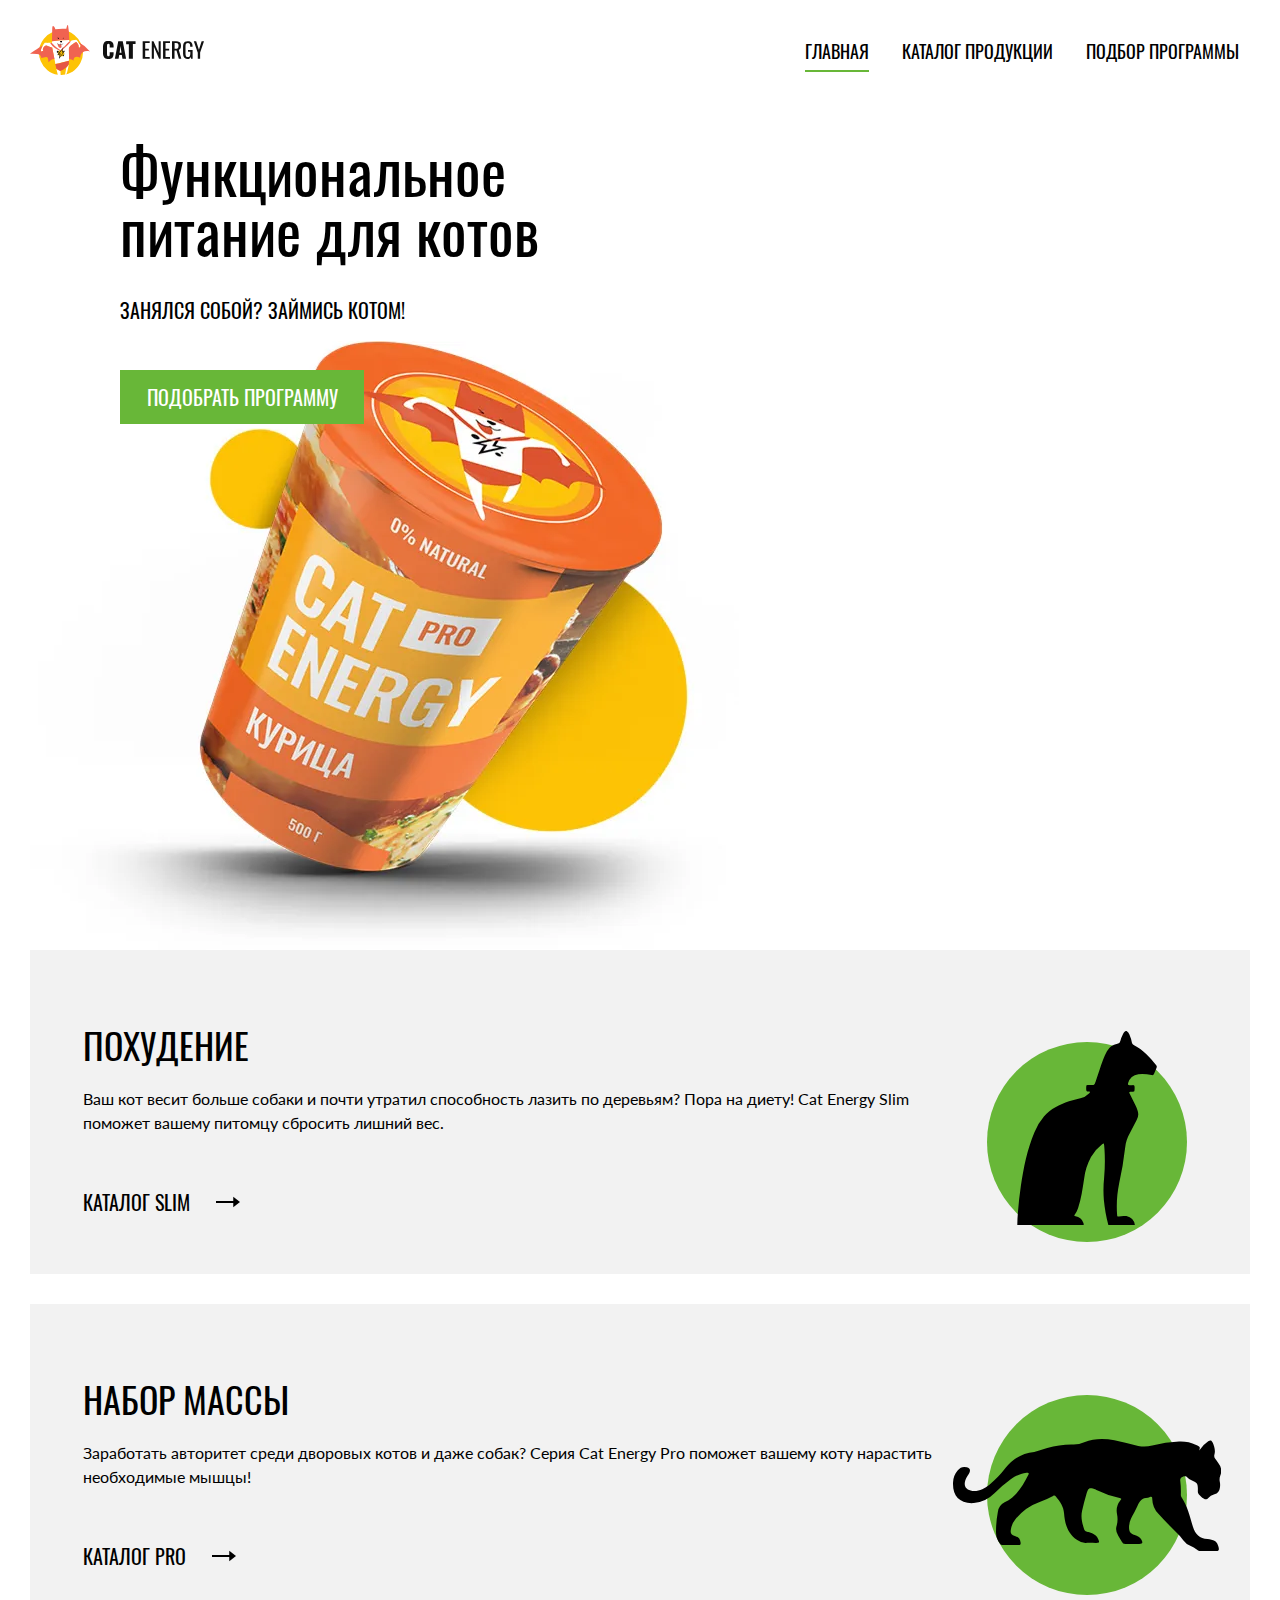
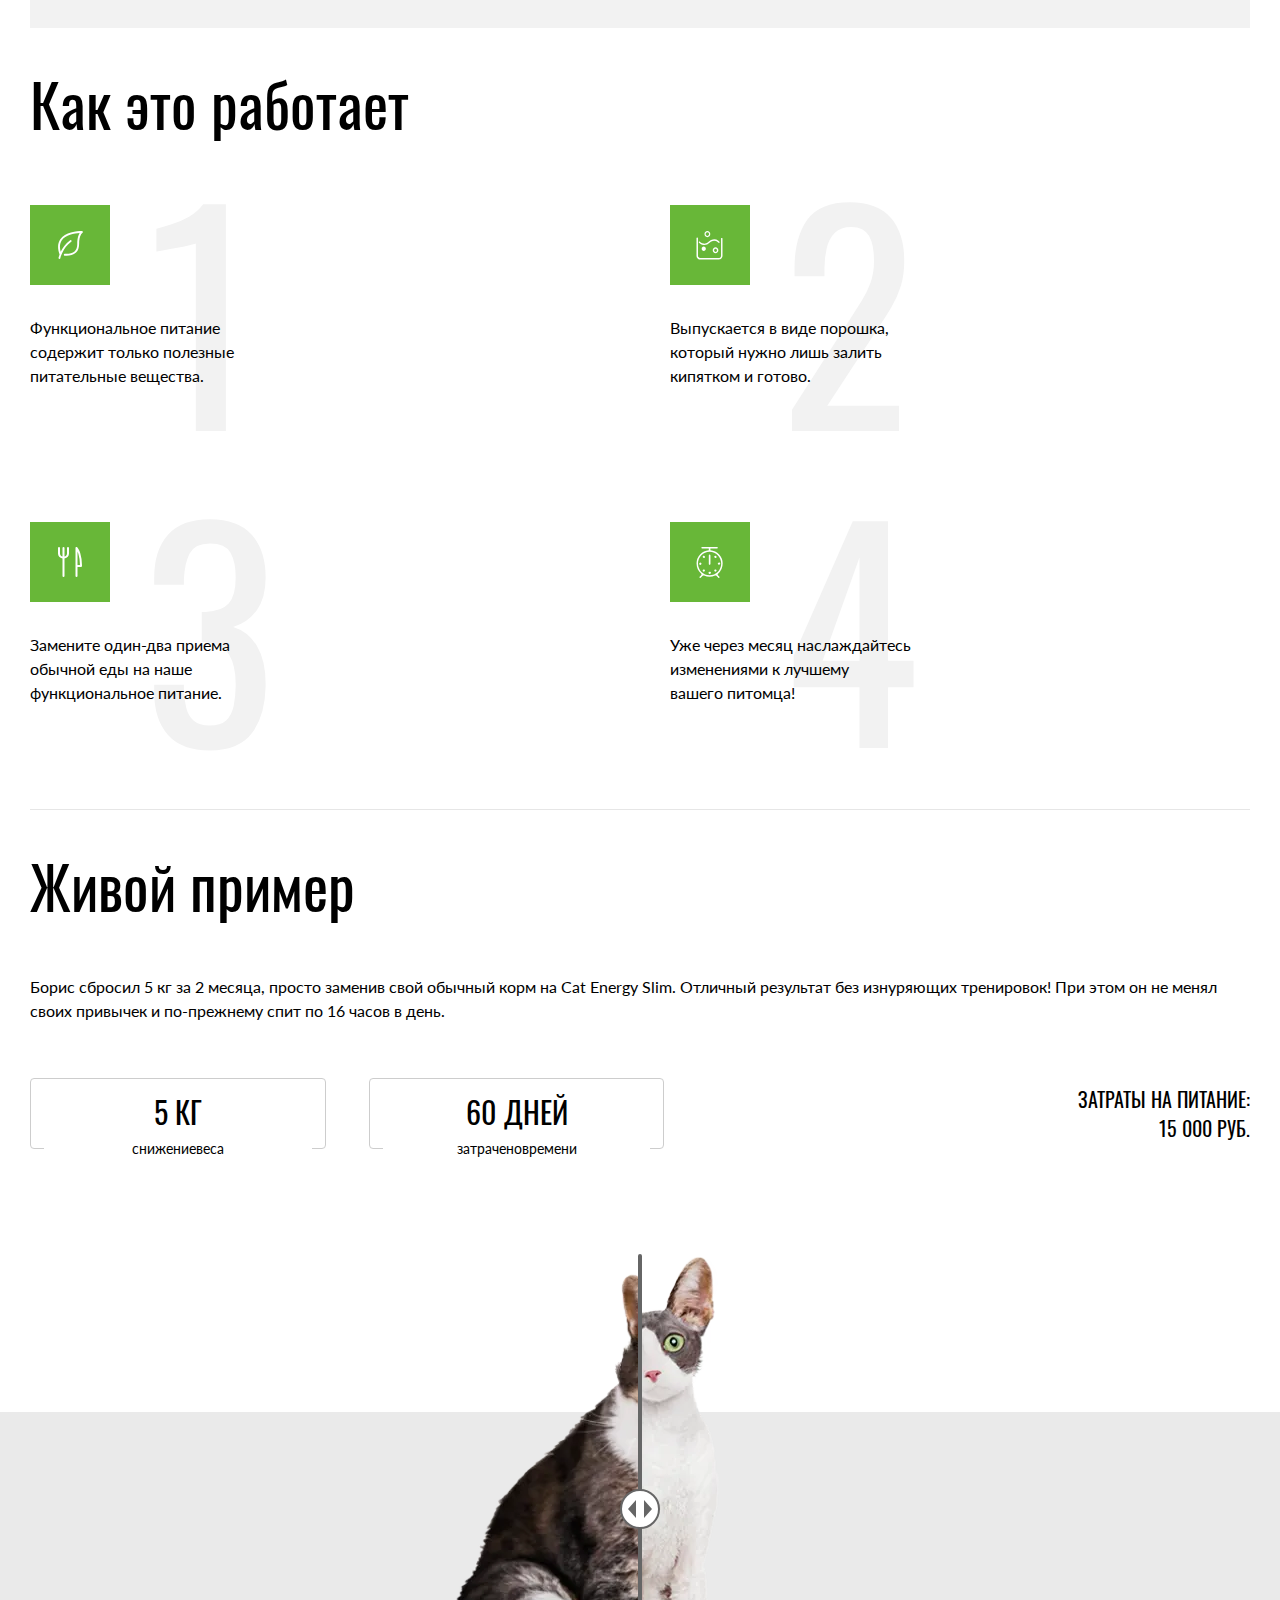
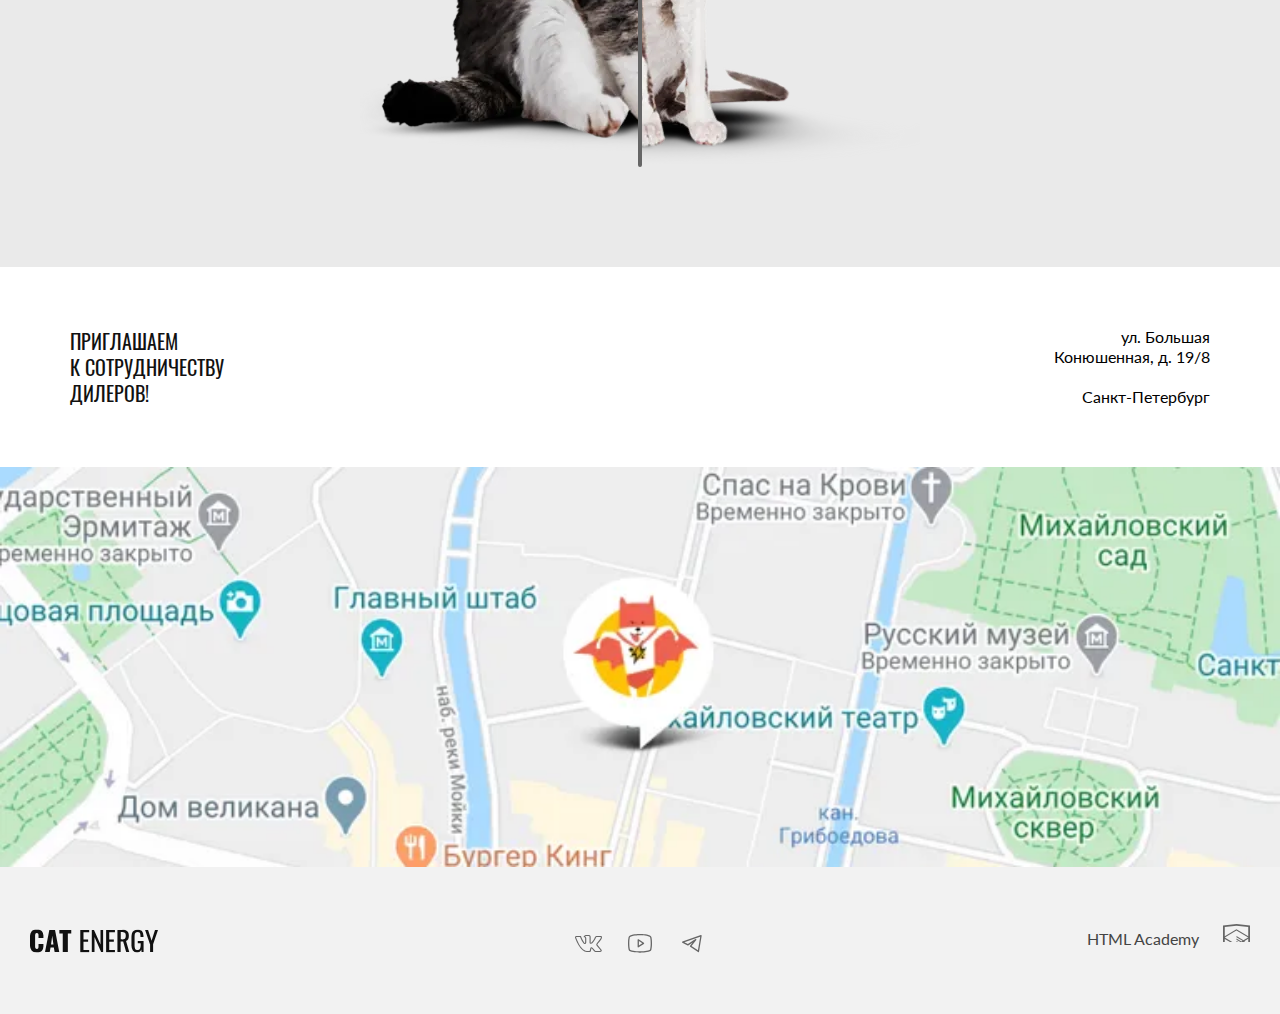
<file: index.html>
<!DOCTYPE html><html class="page" lang="ru"><head><meta charset="UTF-8"><title>Интернет-магазин CAT ENERGY</title><meta name="viewport" content="width=device-width,initial-scale=1"><link rel="icon" href="favicon.ico"><link rel="icon" href="favicons/icon.svg" type="image/svg+xml"><link rel="apple-touch-icon" href="source/favicons/180.png"><link rel="manifest" href="manifest.webmanifest"><link rel="stylesheet" href="styles/styles.css"><link rel="preload" href="../../fonts/lato/Lato-Regular.woff2" type="font/woff2" as="font" crossorigin="anonymous"><link rel="preload" href="../../fonts/oswald/oswaldregular.woff2" type="font/woff2" as="font" crossorigin="anonymous"><script src="scripts/index.js" defer="defer"></script></head><body class="page__body"><header class="main-header"><a class="main-header__logo logo" href="index.html"><picture><source width="70" height="59" media="(min-width: 1440px)" srcset="images/logo-desktop.svg" type="image/svg+xml"><source width="60" height="50" media="(min-width: 768px)" srcset="images/logo-tablet.svg" type="image/svg+xml"><img class="logo__image" src="images/logo-mobile.svg" width="33" height="38" alt="Логотип Cat Energy."></picture><svg class="logo__wordmark" width="101" height="18" role="img"><use href="images/sprite.svg#logo-wordmark"></use></svg></a><nav class="main-nav main-nav--nojs"><button class="main-nav__toggle" type="button"><span class="visually-hidden">Открыть меню</span></button><ul class="main-nav__list"><li class="main-nav__item main-nav__item--index"><a class="main-nav__link main-nav__link--index main-nav__link--current" href="#">главная</a></li><li class="main-nav__item"><a class="main-nav__link main-nav__link--index" href="catalog.html">каталог продукции</a></li><li class="main-nav__item"><a class="main-nav__link main-nav__link--index" href="form.html">подбор программы</a></li></ul></nav></header><main class="main-container"><article class="hero"><div class="hero__wrapper"><h1 class="hero__header">Функциональное<br>питание для котов</h1><p class="hero__slogan">Занялся собой? Займись котом!</p><picture><source width="552" height="499" type="image/webp" media="(min-width:1440px)" srcset="images/hero-image-desktop@1x.webp, images/hero-image-desktop@2x.webp 2x"><source width="709" height="609" type="image/webp" media="(min-width: 768px)" srcset="images/hero-image-tablet@1x.webp, images/hero-image-tablet@2x.webp 2x"><source width="280" height="270" type="image/webp" srcset="images/hero-image-mobile@2x.webp, images/hero-image-mobile@2x.webp 2x"><source width="552" height="499" type="image/png" media="(min-width:1440px)" srcset="images/hero-image-desktop@1x.png, images/hero-image-desktop@2x.png 2x"><source width="709" height="609" type="image/png" media="(min-width: 768px)" srcset="images/hero-image-tablet@1x.png, images/hero-image-tablet@2x.png 2x"><img class="hero__image" src="images/hero-image-mobile@1x.png" srcset="images/hero-image-mobile@2x.png 2x" width="280" height="270" alt="Корм со вкусом курицы."></picture><a class="hero__button button" href="form.html">подобрать программу</a></div></article><section class="features container"><h2 class="visually-hidden">Определяемся с целью</h2><div class="features__item features__item--slim"><h3 class="features__title">похудение</h3><p class="features__text">Ваш кот весит больше собаки и почти утратил способность лазить по деревьям? Пора на диету! Cat Energy Slim поможет вашему питомцу сбросить лишний вес.</p><a class="features__link" href="#">каталог slim</a></div><div class="features__item features__item--pro"><h3 class="features__title">Набор массы</h3><p class="features__text">Заработать авторитет среди дворовых котов и даже собак? Серия Cat Energy Pro поможет вашему коту нарастить необходимые мышцы!</p><a class="features__link" href="#">каталог pro</a></div></section><section class="advantages container"><h2 class="advantages__title">Как это работает</h2><ul class="advantages__list"><li class="advantages__item advantages__item--useful"><p class="advantages__description">Функциональное питание содержит только полезные питательные вещества.</p></li><li class="advantages__item advantages__item--form"><p class="advantages__description">Выпускается в виде порошка, который нужно лишь залить кипятком и готово.</p></li><li class="advantages__item advantages__item--eat"><p class="advantages__description">Замените один-два приема обычной еды на наше функциональное питание.</p></li><li class="advantages__item advantages__item--time"><p class="advantages__description">Уже через месяц наслаждайтесь изменениями к лучшему<br>вашего питомца!</p></li></ul></section><section class="instance"><div class="instance__wrapper"><h2 class="instance__title">Живой пример</h2><p class="instance__description">Борис сбросил 5 кг за 2 месяца, просто заменив свой обычный корм на Cat Energy Slim. Отличный результат без изнуряющих тренировок! При этом он не менял своих привычек и по-прежнему спит по 16 часов в день.</p><div class="instance__result-wrap"><dl class="instance__result"><div class="instance__result-item"><dt>5 КГ</dt><dd class="instance__result-description">снижение<br>веса</dd></div><div class="instance__result-item"><dt>60 ДНЕЙ</dt><dd class="instance__result-description">затрачено<br>времени</dd></div></dl><p class="instance__text"><span>Затраты на питание:</span> <span>15 000 РУБ.</span></p></div></div><div class="instance__images"><div class="instance__images-wrap"><picture><source width="560" height="512" type="image/webp" media="(min-width:768px)" srcset="images/cat-before-tablet@1x.webp, images/cat-before-tablet@2x.webp 2x"><source width="280" height="256" type="image/webp" srcset="images/cat-before-mobile@2x.webp, images/cat-before-mobile@2x.webp 2x"><source width="560" height="512" type="image/jpeg" media="(min-width:768px)" srcset="images/cat-before-tablet@1x.png, images/cat-before-tablet@2x.png 2x"><img src="images/cat-before-mobile@1x.png" srcset="images/cat-before-mobile@2x.png 2x" width="280" height="256" alt="Упитанный кот."></picture><picture><source width="560" height="512" type="image/webp" media="(min-width:768px)" srcset="images/cat-after-tablet@1x.webp, images/cat-after-tablet@2x.webp 2x"><source width="280" height="256" type="image/webp" srcset="images/cat-after-mobile@2x.webp, images/cat-after-mobile@2x.webp 2x"><source width="560" height="512" type="image/jpeg" media="(min-width:768px)" srcset="images/cat-after-tablet@1x.png, images/cat-after-tablet@2x.png 2x"><img src="images/cat-after-mobile@1x.png" srcset="images/cat-after-mobile@2x.png 2x" width="280" height="256" alt="Стройный кот."></picture></div><button class="instance__toggle" type="button"><svg width="40" height="40" aria-hidden="true" focusable="false"><use href="images/sprite.svg#range-circle"></use></svg> <span class="visually-hidden">Ползунок слайдера</span></button></div></section><article class="contacts"><div class="contacts__wrap"><h2 class="contacts__title">приглашаем<br>к сотрудничеству<br>дилеров!</h2><address class="contacts__address">ул. Большая<br>Конюшенная, д. 19/8<p>Санкт-Петербург</p></address></div><iframe src="https://www.google.com/maps/embed?pb=!1m18!1m12!1m3!1d1998.6036257197763!2d30.320472476699383!3d59.93871916209425!2m3!1f0!2f0!3f0!3m2!1i1024!2i768!4f13.1!3m3!1m2!1s0x4696310fca145cc1%3A0x42b32648d8238007!2z0JHQvtC70YzRiNCw0Y8g0JrQvtC90Y7RiNC10L3QvdCw0Y8g0YPQuy4sIDE5LzgsINCh0LDQvdC60YIt0J_QtdGC0LXRgNCx0YPRgNCzLCAxOTExODY!5e0!3m2!1sru!2sru!4v1704739353243!5m2!1sru!2sru" width="600" height="450" style="border:0;" allowfullscreen="" loading="lazy" referrerpolicy="no-referrer-when-downgrade" title="Адрес магазина Cat Energy на карте города Санкт-Петербург"></iframe></article></main><footer class="main-footer"><div class="main-footer__wrap container"><a class="main-footer__wordmark" href="#"><svg width="128" height="24" role="img"><use href="images/sprite.svg#logo-wordmark"></use></svg> <span class="visually-hidden">Логотип Cat Energy</span></a><div class="main-footer__social social"><h2 class="visually-hidden">Мы в социальных сетях</h2><ul class="social__list"><li class="social__item"><a class="social__link social__link--vkontakte" href="https://vk.com/htmlacademy"><svg aria-hidden="true" focusable="false" width="28" height="22"><use href="images/sprite.svg#vkontakte"></use></svg> <span class="visually-hidden">ВКонтакте</span></a></li><li class="social__item"><a class="social__link social__link--youtube" href="https://www.youtube.com/user/htmlacademyru"><svg aria-hidden="true" focusable="false" width="28" height="22"><use href="images/sprite.svg#youtube"></use></svg> <span class="visually-hidden">Youtube</span></a></li><li class="social__item"><a class="social__link social__link--telegram" href="https://t.me/htmlacademy"><svg aria-hidden="true" focusable="false" width="28" height="22"><use href="images/sprite.svg#telegram"></use></svg> <span class="visually-hidden">Телеграм</span></a></li></ul></div><a class="main-footer__copyright copyright-link" href="https://htmlacademy.ru/intensive/adaptive"><p class="copyright-link__name">HTML Academy</p><svg role="img" width="27" height="34"><use href="images/sprite.svg#logo-html-academy"></use></svg></a></div></footer></body></html>
</file>
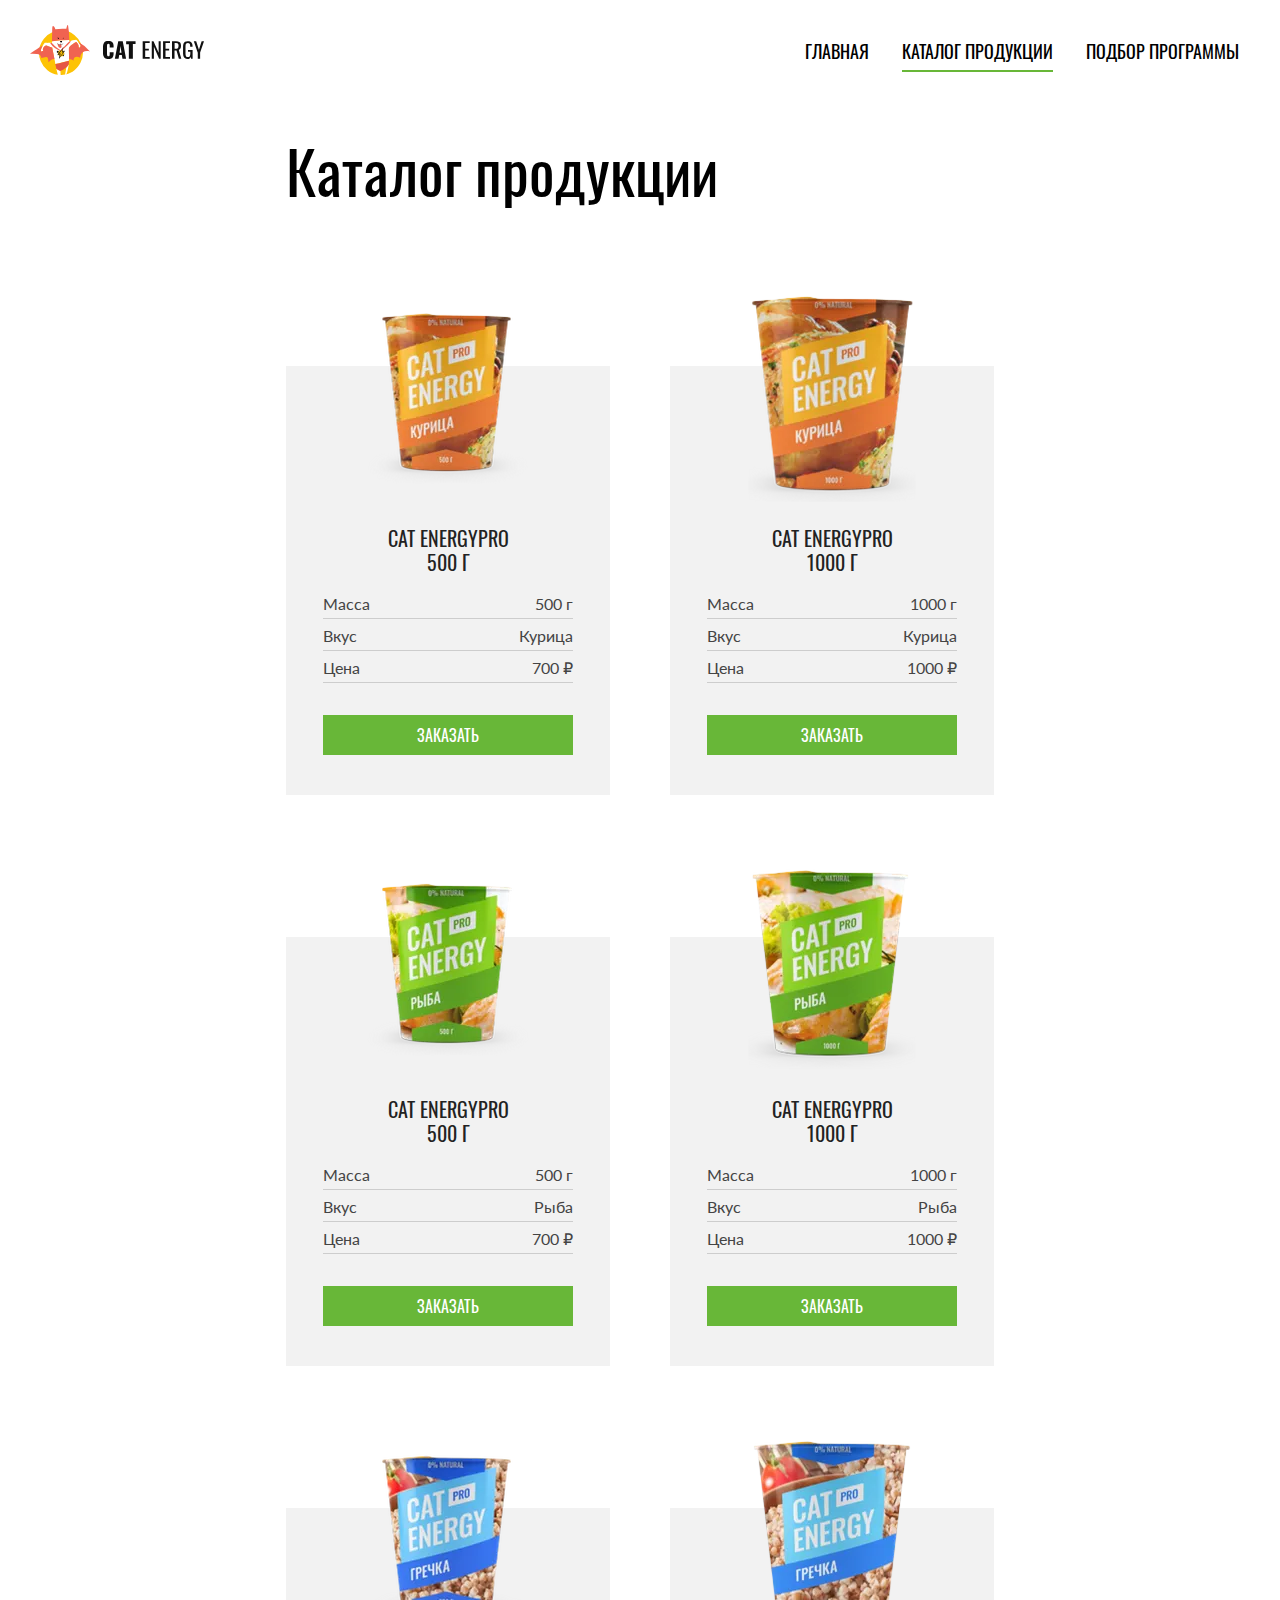
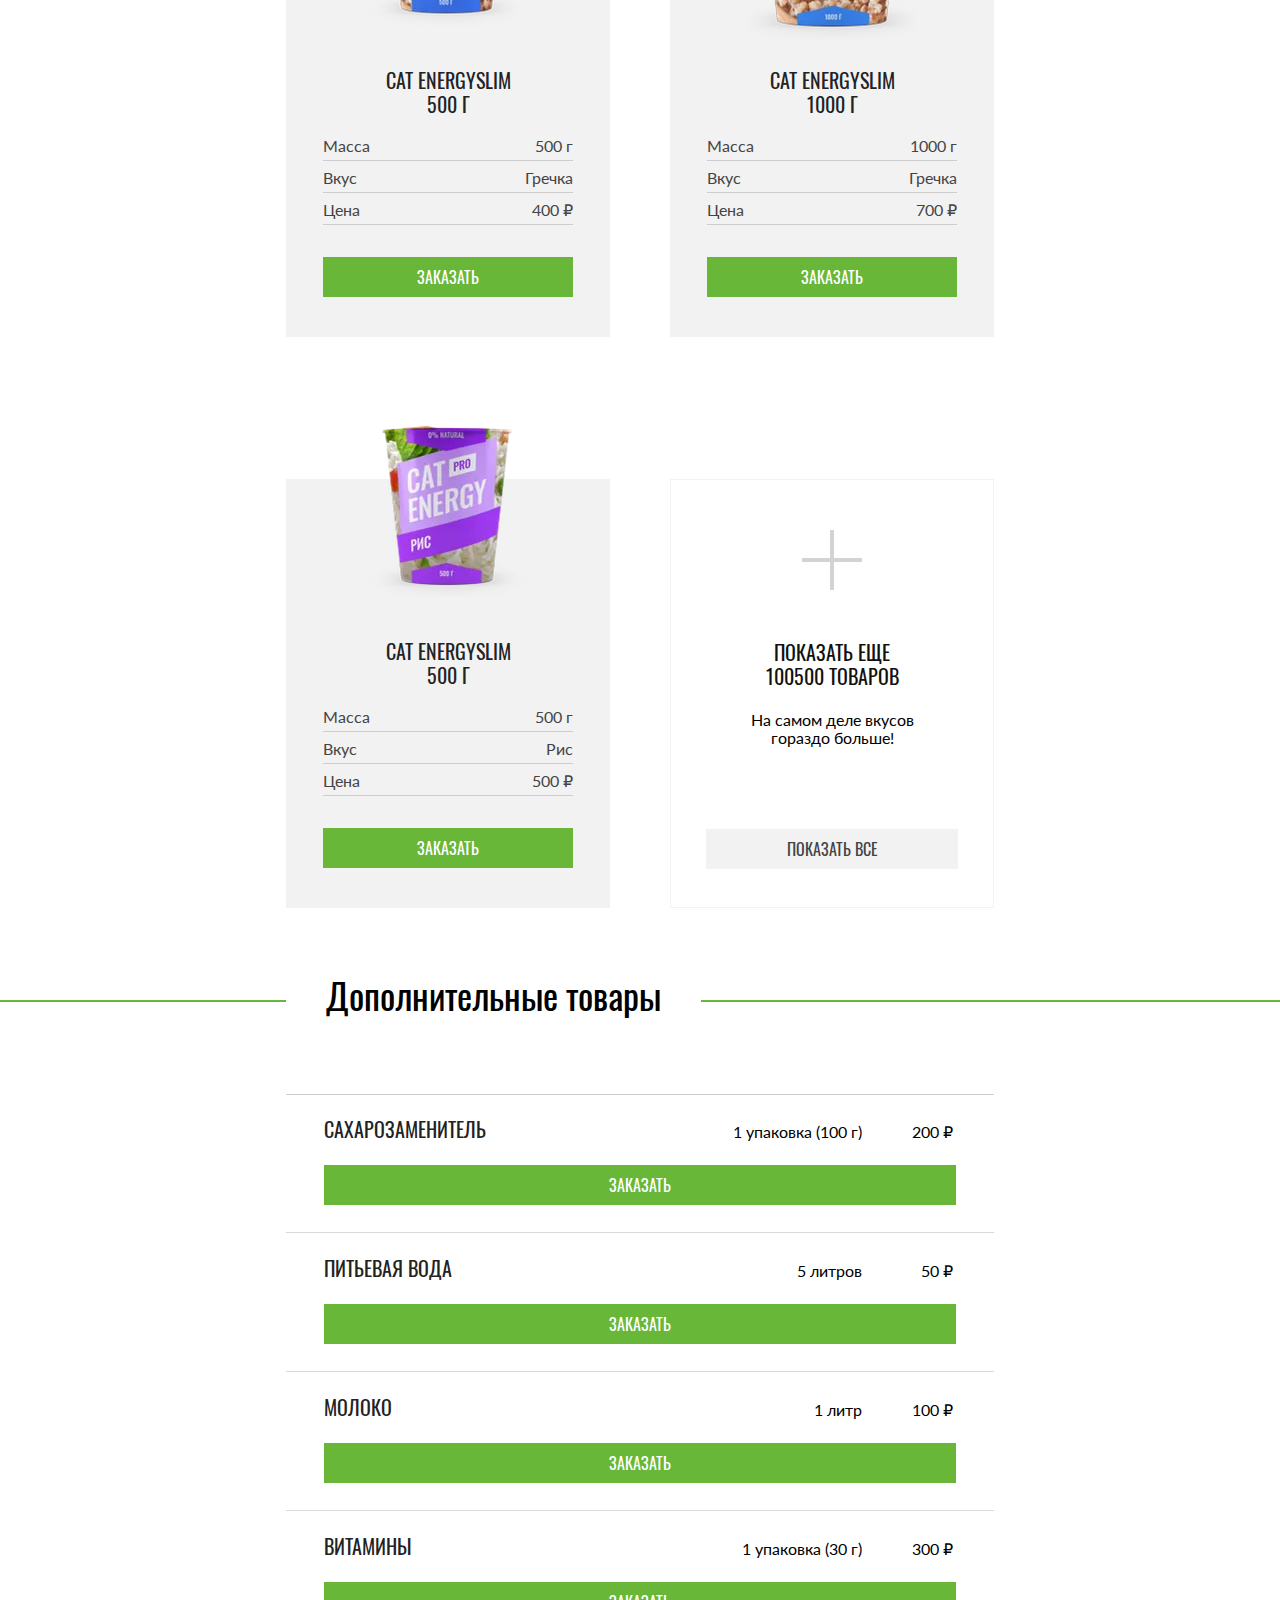
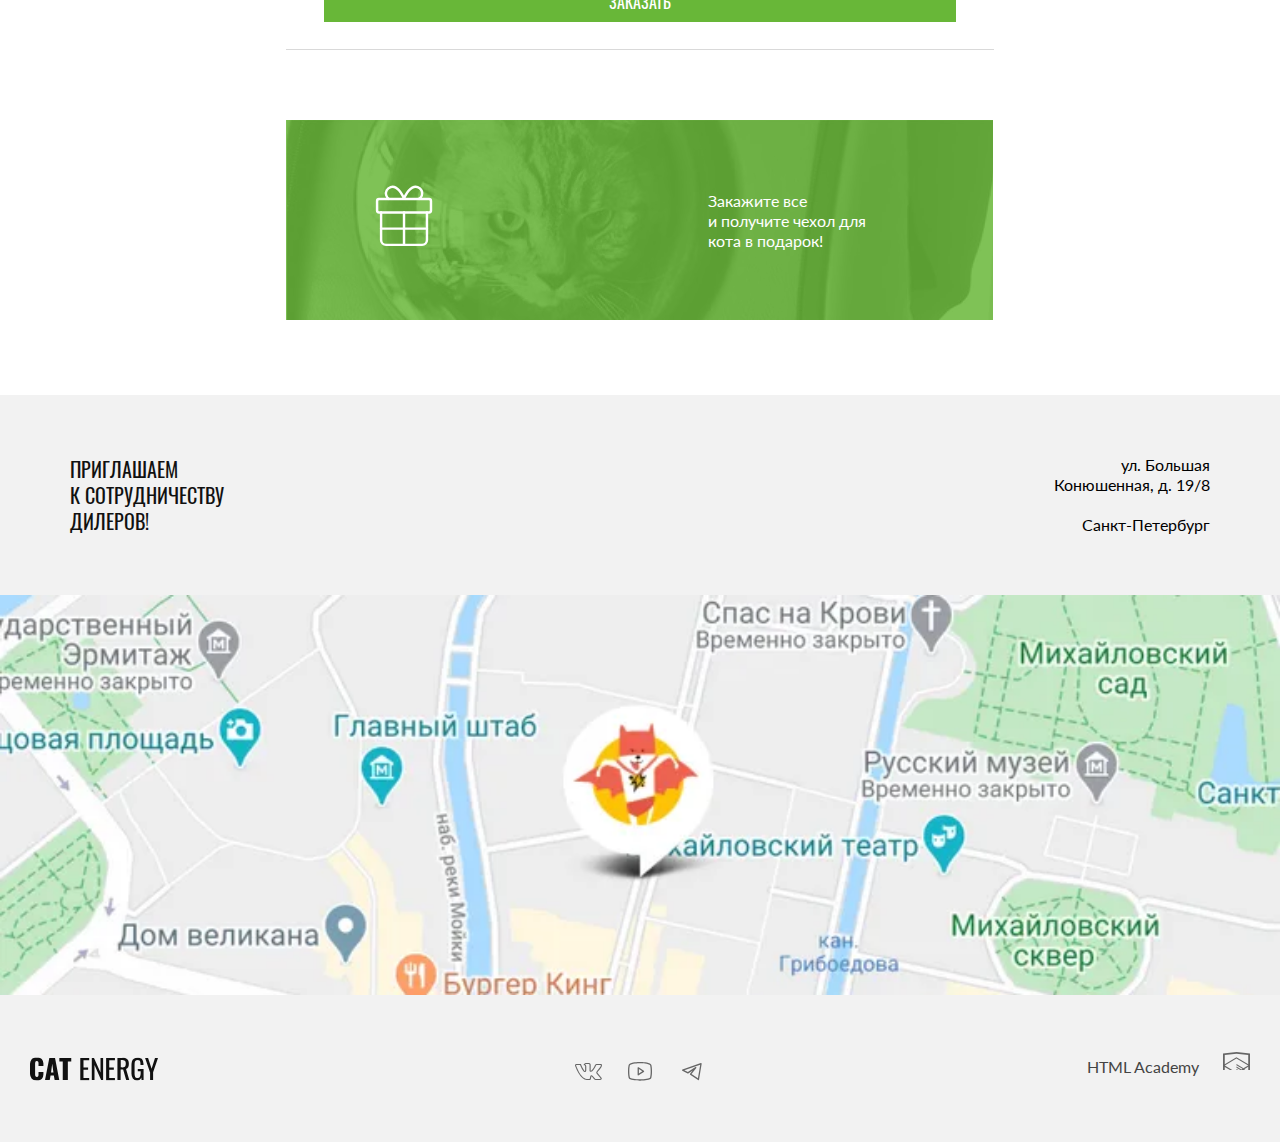
<file: catalog.html>
<!DOCTYPE html><html class="page" lang="ru"><head><meta charset="UTF-8"><title>Интернет-магазин CAT ENERGY</title><meta name="viewport" content="width=device-width,initial-scale=1"><link rel="icon" href="favicon.ico"><link rel="icon" href="favicons/icon.svg" type="image/svg+xml"><link rel="apple-touch-icon" href="source/favicons/180.png"><link rel="manifest" href="manifest.webmanifest"><link rel="stylesheet" href="styles/styles.css"><link rel="preload" href="../../fonts/lato/Lato-Regular.woff2" type="font/woff2" as="font" crossorigin="anonymous"><link rel="preload" href="../../fonts/oswald/oswaldregular.woff2" type="font/woff2" as="font" crossorigin="anonymous"><script src="scripts/index.js" defer="defer"></script></head><body class="page__body"><header class="main-header"><a class="main-header__logo logo" href="index.html"><picture><source width="70" height="59" media="(min-width: 1440px)" srcset="images/logo-desktop.svg" type="image/svg+xml"><source width="60" height="50" media="(min-width: 768px)" srcset="images/logo-tablet.svg" type="image/svg+xml"><img class="logo__image" src="images/logo-mobile.svg" width="33" height="38" alt="Логотип Cat Energy."></picture><svg class="logo__wordmark" width="101" height="18" role="img"><use href="images/sprite.svg#logo-wordmark"></use></svg></a><nav class="main-nav main-nav--nojs"><button class="main-nav__toggle" type="button"><span class="visually-hidden">Открыть меню</span></button><ul class="main-nav__list"><li class="main-nav__item"><a class="main-nav__link" href="index.html">главная</a></li><li class="main-nav__item"><a class="main-nav__link main-nav__link--current" href="#">каталог продукции</a></li><li class="main-nav__item"><a class="main-nav__link" href="form.html">подбор программы</a></li></ul></nav></header><main class="main-inner"><h1 class="main-inner__header container">Каталог продукции</h1><section class="catalog"><ul class="catalog__list"><li class="catalog__item product-card"><div class="product-card__wrapper container"><a class="product-card__link" href="#"><picture><source width="169" height="210" type="image/webp" media="(min-width:1440px)" srcset="images/product-1-desktop@1x.webp, images/product-1-desktop@2x.webp 2x"><source width="200" height="210" type="image/webp" media="(min-width:768px)" srcset="images/product-1-tablet@1x.webp, images/product-1-tablet@2x.webp 2x"><source width="140" height="107" type="image/webp" srcset="images/product-1-mobile@1x.webp, images/product-1-mobile@2x.webp 2x"><source width="169" height="210" type="image/png" media="(min-width:1440px)" srcset="images/product-1-desktop@1x.png, images/product-1-desktop@2x.png 2x"><source width="200" height="210" type="image/png" media="(min-width:768px)" srcset="images/product-1-tablet@1x.png, images/product-1-tablet@2x.png 2x"><img src="images/product-1-mobile@1x.jpg" srcset="images/product-1-mobile@2x.jpg 2x" width="140" height="107" alt="Продукт"></picture></a><a class="product-card__title" href="#"><h3>Cat Energy<br>PRO 500 г</h3></a><dl class="product-card__info"><dt>Масса</dt><dd>500 г</dd><dt>Вкус</dt><dd>Курица</dd><dt>Цена</dt><dd>700 ₽</dd></dl><a class="product-card__button button" href="#">заказать</a></div></li><li class="catalog__item product-card"><div class="product-card__wrapper container"><a class="product-card__link" href="#"><picture><source width="169" height="210" type="image/webp" media="(min-width:1440px)" srcset="images/product-2-desktop@1x.webp, images/product-2-desktop@2x.webp 2x"><source width="200" height="210" type="image/webp" media="(min-width:768px)" srcset="images/product-2-tablet@1x.webp, images/product-2-tablet@2x.webp 2x"><source width="140" height="107" type="image/webp" srcset="images/product-2-mobile@1x.webp, images/product-2-mobile@2x.webp 2x"><source width="169" height="210" type="image/png" media="(min-width:1440px)" srcset="images/product-2-desktop@1x.png, images/product-2-desktop@2x.png 2x"><source width="200" height="210" type="image/png" media="(min-width:768px)" srcset="images/product-2-tablet@1x.png, images/product-2-tablet@2x.png 2x"><img src="images/product-2-mobile@1x.jpg" srcset="images/product-2-mobile@2x.jpg 2x" width="140" height="107" alt="Продукт"></picture></a><a class="product-card__title" href="#"><h3>Cat Energy<br>PRO 1000 г</h3></a><dl class="product-card__info"><dt>Масса</dt><dd>1000 г</dd><dt>Вкус</dt><dd>Курица</dd><dt>Цена</dt><dd>1000 ₽</dd></dl><a class="product-card__button button" href="#">заказать</a></div></li><li class="catalog__item product-card"><div class="product-card__wrapper container"><a class="product-card__link" href="#"><picture><source width="169" height="210" type="image/webp" media="(min-width:1440px)" srcset="images/product-3-desktop@1x.webp, images/product-3-desktop@2x.webp 2x"><source width="200" height="210" type="image/webp" media="(min-width:768px)" srcset="images/product-3-tablet@1x.webp, images/product-3-tablet@2x.webp 2x"><source width="140" height="107" type="image/webp" srcset="images/product-3-mobile@1x.webp, images/product-3-mobile@2x.webp 2x"><source width="169" height="210" type="image/png" media="(min-width:1440px)" srcset="images/product-3-desktop@1x.png, images/product-3-desktop@2x.png 2x"><source width="200" height="210" type="image/png" media="(min-width:768px)" srcset="images/product-3-tablet@1x.png, images/product-3-tablet@2x.png 2x"><img src="images/product-3-mobile@1x.jpg" srcset="images/product-3-mobile@2x.jpg 2x" width="140" height="107" alt="Продукт"></picture></a><a class="product-card__title" href="#"><h3>Cat Energy<br>PRO 500 г</h3></a><dl class="product-card__info"><dt>Масса</dt><dd>500 г</dd><dt>Вкус</dt><dd>Рыба</dd><dt>Цена</dt><dd>700 ₽</dd></dl><a class="product-card__button button" href="#">заказать</a></div></li><li class="catalog__item product-card"><div class="product-card__wrapper container"><a class="product-card__link" href="#"><picture><source width="169" height="210" type="image/webp" media="(min-width:1440px)" srcset="images/product-4-desktop@1x.webp, images/product-4-desktop@2x.webp 2x"><source width="200" height="210" type="image/webp" media="(min-width:768px)" srcset="images/product-4-tablet@1x.webp, images/product-4-tablet@2x.webp 2x"><source width="140" height="107" type="image/webp" srcset="images/product-4-mobile@1x.webp, images/product-4-mobile@2x.webp 2x"><source width="169" height="210" type="image/png" media="(min-width:1440px)" srcset="images/product-4-desktop@1x.png, images/product-4-desktop@2x.png 2x"><source width="200" height="210" type="image/png" media="(min-width:768px)" srcset="images/product-4-tablet@1x.png, images/product-4-tablet@2x.png 2x"><img src="images/product-4-mobile@1x.jpg" srcset="images/product-4-mobile@2x.jpg 2x" width="140" height="107" alt="Продукт"></picture></a><a class="product-card__title" href="#"><h3>Cat Energy<br>PRO 1000 г</h3></a><dl class="product-card__info"><dt>Масса</dt><dd>1000 г</dd><dt>Вкус</dt><dd>Рыба</dd><dt>Цена</dt><dd>1000 ₽</dd></dl><a class="product-card__button button" href="#">заказать</a></div></li><li class="catalog__item product-card"><div class="product-card__wrapper container"><a class="product-card__link" href="#"><picture><source width="169" height="210" type="image/webp" media="(min-width:1440px)" srcset="images/product-5-desktop@1x.webp, images/product-5-desktop@2x.webp 2x"><source width="200" height="210" type="image/webp" media="(min-width:768px)" srcset="images/product-5-tablet@1x.webp, images/product-5-tablet@2x.webp 2x"><source width="140" height="107" type="image/webp" srcset="images/product-5-mobile@1x.webp, images/product-5-mobile@2x.webp 2x"><source width="169" height="210" type="image/png" media="(min-width:1440px)" srcset="images/product-5-desktop@1x.png, images/product-5-desktop@2x.png 2x"><source width="200" height="210" type="image/png" media="(min-width:768px)" srcset="images/product-5-tablet@1x.png, images/product-5-tablet@2x.png 2x"><img src="images/product-5-mobile@1x.jpg" srcset="images/product-5-mobile@2x.jpg 2x" width="140" height="107" alt="Продукт"></picture></a><a class="product-card__title" href="#"><h3>Cat Energy<br>sLIM 500 г</h3></a><dl class="product-card__info"><dt>Масса</dt><dd>500 г</dd><dt>Вкус</dt><dd>Гречка</dd><dt>Цена</dt><dd>400 ₽</dd></dl><a class="product-card__button button" href="#">заказать</a></div></li><li class="catalog__item product-card"><div class="product-card__wrapper container"><a class="product-card__link" href="#"><picture><source width="169" height="210" type="image/webp" media="(min-width:1440px)" srcset="images/product-6-desktop@1x.webp, images/product-6-desktop@2x.webp 2x"><source width="200" height="210" type="image/webp" media="(min-width:768px)" srcset="images/product-6-tablet@1x.webp, images/product-6-tablet@2x.webp 2x"><source width="140" height="107" type="image/webp" srcset="images/product-6-mobile@1x.webp, images/product-6-mobile@2x.webp 2x"><source width="169" height="210" type="image/png" media="(min-width:1440px)" srcset="images/product-6-desktop@1x.png, images/product-6-desktop@2x.png 2x"><source width="200" height="210" type="image/png" media="(min-width:768px)" srcset="images/product-6-tablet@1x.png, images/product-6-tablet@2x.png 2x"><img src="images/product-6-mobile@1x.jpg" srcset="images/product-6-mobile@2x.jpg 2x" width="140" height="107" alt="Продукт"></picture></a><a class="product-card__title" href="#"><h3>Cat Energy<br>SLIM 1000 г</h3></a><dl class="product-card__info"><dt>Масса</dt><dd>1000 г</dd><dt>Вкус</dt><dd>Гречка</dd><dt>Цена</dt><dd>700 ₽</dd></dl><a class="product-card__button button" href="#">заказать</a></div></li><li class="catalog__item product-card"><div class="product-card__wrapper container"><a class="product-card__link" href="#"><picture><source width="169" height="210" type="image/webp" media="(min-width:1440px)" srcset="images/product-7-desktop@1x.webp, images/product-7-desktop@2x.webp 2x"><source width="200" height="210" type="image/webp" media="(min-width:768px)" srcset="images/product-7-tablet@1x.webp, images/product-7-tablet@2x.webp 2x"><source width="140" height="107" type="image/webp" srcset="images/product-7-mobile@1x.webp, images/product-7-mobile@2x.webp 2x"><source width="169" height="210" type="image/png" media="(min-width:1440px)" srcset="images/product-7-desktop@1x.png, images/product-7-desktop@2x.png 2x"><source width="200" height="210" type="image/png" media="(min-width:768px)" srcset="images/product-7-tablet@1x.png, images/product-7-tablet@2x.png 2x"><img src="images/product-7-mobile@1x.jpg" srcset="images/product-7-mobile@2x.jpg 2x" width="140" height="107" alt="Продукт"></picture></a><a class="product-card__title" href="#"><h3>Cat Energy<br>slim 500 г</h3></a><dl class="product-card__info"><dt>Масса</dt><dd>500 г</dd><dt>Вкус</dt><dd>Рис</dd><dt>Цена</dt><dd>500 ₽</dd></dl><a class="product-card__button button" href="#">заказать</a></div></li><li class="catalog__show-more"><a class="catalog__plus-link" href="#"><span class="visually-hidden">Показать еще</span></a><h3>Показать еще<br>100500 товаров</h3><p>На самом деле вкусов<br>гораздо больше!</p><a class="catalog__button button button--secondary" href="#">показать все</a></li></ul></section><section class="other-products"><h2 class="other-products__header">Дополнительные товары</h2><div class="other-products__wrapper"><ul class="other-products__list"><li class="other-products__item"><h3 class="other-products__title">Сахарозаменитель</h3><span class="other-products__information">1 упаковка (100 г)</span> <span class="other-products__price">200 ₽</span> <a class="other-products__button button" href="#">заказать</a></li><li class="other-products__item"><h3 class="other-products__title">питьевая вода</h3><span class="other-products__information">5 литров</span> <span class="other-products__price">50 ₽</span> <a class="other-products__button button" href="#">заказать</a></li><li class="other-products__item"><h3 class="other-products__title">молоко</h3><span class="other-products__information">1 литр</span> <span class="other-products__price">100 ₽</span> <a class="other-products__button button" href="#">заказать</a></li><li class="other-products__item"><h3 class="other-products__title">витамины</h3><span class="other-products__information">1 упаковка (30 г)</span> <span class="other-products__price">300 ₽</span> <a class="other-products__button button" href="#">заказать</a></li></ul><p class="other-products__present-text">Закажите все<br>и получите чехол для<br>кота в подарок!</p></div></section><article class="contacts"><div class="contacts__wrap"><h2 class="contacts__title">приглашаем<br>к сотрудничеству<br>дилеров!</h2><address class="contacts__address">ул. Большая<br>Конюшенная, д. 19/8<p>Санкт-Петербург</p></address></div><iframe src="https://www.google.com/maps/embed?pb=!1m18!1m12!1m3!1d1998.6036257197763!2d30.320472476699383!3d59.93871916209425!2m3!1f0!2f0!3f0!3m2!1i1024!2i768!4f13.1!3m3!1m2!1s0x4696310fca145cc1%3A0x42b32648d8238007!2z0JHQvtC70YzRiNCw0Y8g0JrQvtC90Y7RiNC10L3QvdCw0Y8g0YPQuy4sIDE5LzgsINCh0LDQvdC60YIt0J_QtdGC0LXRgNCx0YPRgNCzLCAxOTExODY!5e0!3m2!1sru!2sru!4v1704739353243!5m2!1sru!2sru" width="600" height="450" style="border:0;" allowfullscreen="" loading="lazy" referrerpolicy="no-referrer-when-downgrade" title="Адрес магазина Cat Energy на карте города Санкт-Петербург"></iframe></article></main><footer class="main-footer"><div class="main-footer__wrap container"><a class="main-footer__wordmark" href="#"><svg width="128" height="24" role="img"><use href="images/sprite.svg#logo-wordmark"></use></svg> <span class="visually-hidden">Логотип Cat Energy</span></a><div class="main-footer__social social"><h2 class="visually-hidden">Мы в социальных сетях</h2><ul class="social__list"><li class="social__item"><a class="social__link social__link--vkontakte" href="https://vk.com/htmlacademy"><svg aria-hidden="true" focusable="false" width="28" height="22"><use href="images/sprite.svg#vkontakte"></use></svg> <span class="visually-hidden">ВКонтакте</span></a></li><li class="social__item"><a class="social__link social__link--youtube" href="https://www.youtube.com/user/htmlacademyru"><svg aria-hidden="true" focusable="false" width="28" height="22"><use href="images/sprite.svg#youtube"></use></svg> <span class="visually-hidden">Youtube</span></a></li><li class="social__item"><a class="social__link social__link--telegram" href="https://t.me/htmlacademy"><svg aria-hidden="true" focusable="false" width="28" height="22"><use href="images/sprite.svg#telegram"></use></svg> <span class="visually-hidden">Телеграм</span></a></li></ul></div><a class="main-footer__copyright copyright-link" href="https://htmlacademy.ru/intensive/adaptive"><p class="copyright-link__name">HTML Academy</p><svg role="img" width="27" height="34"><use href="images/sprite.svg#logo-html-academy"></use></svg></a></div></footer></body></html>
</file>
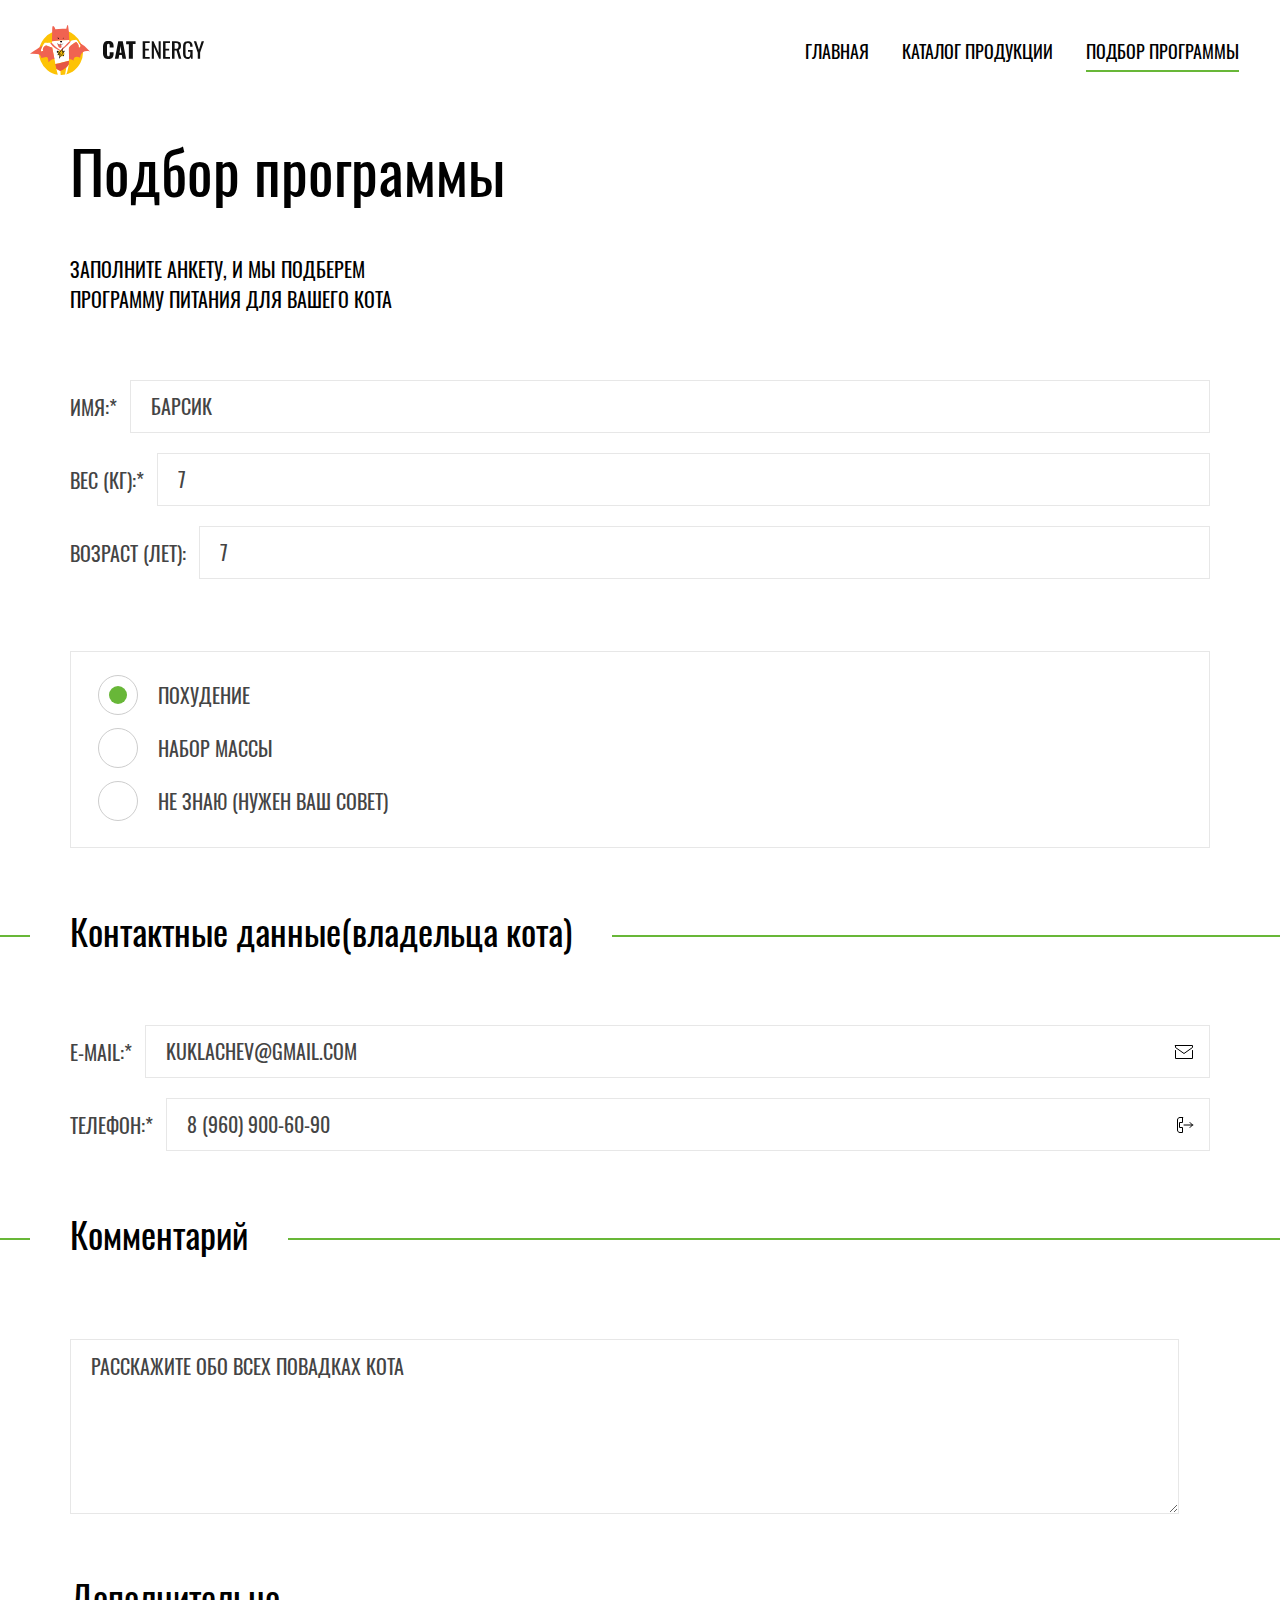
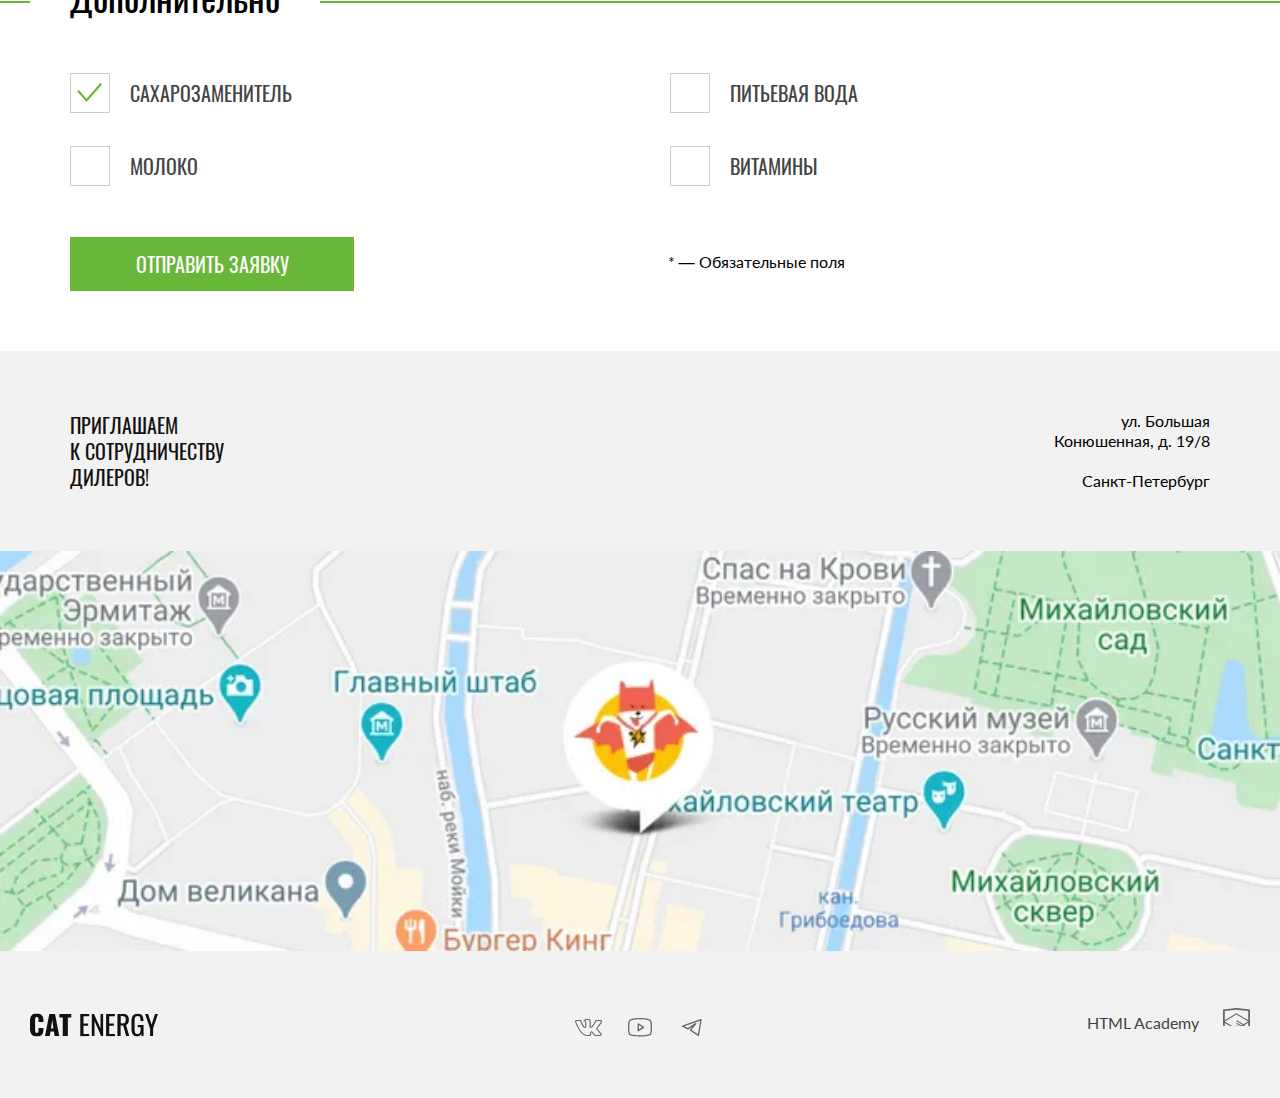
<file: form.html>
<!DOCTYPE html><html class="page" lang="ru"><head><meta charset="UTF-8"><title>Интернет-магазин CAT ENERGY</title><meta name="viewport" content="width=device-width,initial-scale=1"><link rel="icon" href="favicon.ico"><link rel="icon" href="favicons/icon.svg" type="image/svg+xml"><link rel="apple-touch-icon" href="source/favicons/180.png"><link rel="manifest" href="manifest.webmanifest"><link rel="stylesheet" href="styles/styles.css"><link rel="preload" href="../../fonts/lato/Lato-Regular.woff2" type="font/woff2" as="font" crossorigin="anonymous"><link rel="preload" href="../../fonts/oswald/oswaldregular.woff2" type="font/woff2" as="font" crossorigin="anonymous"><script src="scripts/index.js" defer="defer"></script></head><body class="page__body"><header class="main-header"><a class="main-header__logo logo" href="index.html"><picture><source width="70" height="59" media="(min-width: 1440px)" srcset="images/logo-desktop.svg" type="image/svg+xml"><source width="60" height="50" media="(min-width: 768px)" srcset="images/logo-tablet.svg" type="image/svg+xml"><img class="logo__image" src="images/logo-mobile.svg" width="33" height="38" alt="Логотип Cat Energy."></picture><svg class="logo__wordmark" width="101" height="18" role="img"><use href="images/sprite.svg#logo-wordmark"></use></svg></a><nav class="main-nav main-nav--nojs"><button class="main-nav__toggle" type="button"><span class="visually-hidden">Открыть меню</span></button><ul class="main-nav__list"><li class="main-nav__item"><a class="main-nav__link" href="index.html">главная</a></li><li class="main-nav__item"><a class="main-nav__link" href="catalog.html">каталог продукции</a></li><li class="main-nav__item"><a class="main-nav__link main-nav__link--current" href="#">подбор программы</a></li></ul></nav></header><main class="main-form"><section class="form container"><h1 class="form__header">Подбор программы</h1><p class="form__text">Заполните анкету, и мы подберем<br>программу питания для вашего кота</p><form class="form__container" action="https://echo.htmlacademy.ru/" method="post"><div class="form__data-wrapper"><fieldset class="data"><legend class="visually-hidden">Данные питомца</legend><ul class="data__list"><li class="data__item"><!-- для состояния error необходимо добавить модификатор data__item-error --> <label class="data__label" for="name">ИМЯ:*</label> <input class="data__field" type="text" id="name" name="name" placeholder="барсик" required></li><li class="data__item"><!-- для состояния error необходимо добавить модификатор data__item-error --> <label class="data__label" for="weight">Вес (кг):*</label> <input class="data__field" type="number" id="weight" name="weight" placeholder="7" required></li><li class="data__item"><!-- для состояния error необходимо добавить модификатор data__item-error --> <label class="data__label" for="age">Возраст (лет):</label> <input class="data__field" type="number" id="age" name="age" placeholder="7"></li></ul></fieldset><fieldset class="control"><legend class="visually-hidden">Цель</legend><ul class="control__list"><li class="control__item"><label class="control__label control__label--radio"><input class="visually-hidden control__selected" type="radio" name="type-group" value="slim" checked="checked"> <span class="control__input control__input--radio"></span> похудение</label></li><li class="control__item"><label class="control__label control__label--radio"><input class="visually-hidden control__selected" type="radio" name="type-group" value="mass"> <span class="control__input control__input--radio"></span> Набор массы</label></li><li class="control__item"><label class="control__label control__label--radio"><input class="visually-hidden control__selected" type="radio" name="type-group" value="help"> <span class="control__input control__input--radio"></span> Не знаю (Нужен ваш совет)</label></li></ul></fieldset></div><fieldset class="form__owner-contacts data"><legend class="form__legend form__legend--owner-contacts">Контактные данные<br>(владельца кота)</legend><ul class="data__list data__list--owner-contacts"><li class="data__item data__item--icon"><!-- для состояния error необходимо добавить модификатор data__item-error --> <label class="data__label" for="email">E-mail:*</label> <input class="data__field" type="email" id="email" name="email" placeholder="kuklachev@gmail.com" required></li><li class="data__item data__item--icon data__item--icon-tel"><!-- для состояния error необходимо добавить модификатор data__item-error --> <label class="data__label data__label--tel" for="tel">Телефон:*</label> <input class="data__field" type="tel" id="tel" name="tel" placeholder="8 (960) 900-60-90" required></li></ul></fieldset><fieldset class="form__comment comment"><legend class="form__legend form__legend--comment">Комментарий</legend><div class="comment__wrap"><label class="visually-hidden" for="feedback"></label> <textarea class="comment__field" id="feedback" name="feedback" placeholder="Расскажите обо всех повАдках кота"></textarea></div></fieldset><fieldset class="form__control control control--more-info"><legend class="form__legend form__legend--control">Дополнительно</legend><ul class="control__list control__list--more-info"><li class="control__item"><label class="control__label control__label--checkbox"><input class="visually-hidden control__selected" type="checkbox" name="sweetener" checked="checked"> <span class="control__input control__input--checkbox"></span> сахарозаменитель</label></li><li class="control__item"><label class="control__label control__label--checkbox"><input class="visually-hidden control__selected" type="checkbox" name="water"> <span class="control__input control__input--checkbox"></span> питьевая вода</label></li><li class="control__item"><label class="control__label control__label--checkbox"><input class="visually-hidden control__selected" type="checkbox" name="milk"> <span class="control__input control__input--checkbox"></span> молоко</label></li><li class="control__item"><label class="control__label control__label--checkbox"><input class="visually-hidden control__selected" type="checkbox" name="vitamins"> <span class="control__input control__input--checkbox"></span> витамины</label></li></ul></fieldset><div class="form__button-wrap"><button class="form__button button" type="submit">отправить заявку</button> <span class="form__interpretation">* — Обязательные поля</span></div></form></section><article class="contacts"><div class="contacts__wrap"><h2 class="contacts__title">приглашаем<br>к сотрудничеству<br>дилеров!</h2><address class="contacts__address">ул. Большая<br>Конюшенная, д. 19/8<p>Санкт-Петербург</p></address></div><iframe src="https://www.google.com/maps/embed?pb=!1m18!1m12!1m3!1d1998.6036257197763!2d30.320472476699383!3d59.93871916209425!2m3!1f0!2f0!3f0!3m2!1i1024!2i768!4f13.1!3m3!1m2!1s0x4696310fca145cc1%3A0x42b32648d8238007!2z0JHQvtC70YzRiNCw0Y8g0JrQvtC90Y7RiNC10L3QvdCw0Y8g0YPQuy4sIDE5LzgsINCh0LDQvdC60YIt0J_QtdGC0LXRgNCx0YPRgNCzLCAxOTExODY!5e0!3m2!1sru!2sru!4v1704739353243!5m2!1sru!2sru" width="600" height="450" style="border:0;" allowfullscreen="" loading="lazy" referrerpolicy="no-referrer-when-downgrade" title="Адрес магазина Cat Energy на карте города Санкт-Петербург"></iframe></article></main><footer class="main-footer"><div class="main-footer__wrap container"><a class="main-footer__wordmark" href="#"><svg width="128" height="24" role="img"><use href="images/sprite.svg#logo-wordmark"></use></svg> <span class="visually-hidden">Логотип Cat Energy</span></a><div class="main-footer__social social"><h2 class="visually-hidden">Мы в социальных сетях</h2><ul class="social__list"><li class="social__item"><a class="social__link social__link--vkontakte" href="https://vk.com/htmlacademy"><svg aria-hidden="true" focusable="false" width="28" height="22"><use href="images/sprite.svg#vkontakte"></use></svg> <span class="visually-hidden">ВКонтакте</span></a></li><li class="social__item"><a class="social__link social__link--youtube" href="https://www.youtube.com/user/htmlacademyru"><svg aria-hidden="true" focusable="false" width="28" height="22"><use href="images/sprite.svg#youtube"></use></svg> <span class="visually-hidden">Youtube</span></a></li><li class="social__item"><a class="social__link social__link--telegram" href="https://t.me/htmlacademy"><svg aria-hidden="true" focusable="false" width="28" height="22"><use href="images/sprite.svg#telegram"></use></svg> <span class="visually-hidden">Телеграм</span></a></li></ul></div><a class="main-footer__copyright copyright-link" href="https://htmlacademy.ru/intensive/adaptive"><p class="copyright-link__name">HTML Academy</p><svg role="img" width="27" height="34"><use href="images/sprite.svg#logo-html-academy"></use></svg></a></div></footer></body></html>
</file>
<file: styles/styles.css>
@charset "UTF-8";@font-face{font-family:"Lato";font-weight:400;font-style:normal;font-display:swap;src:url(../fonts/lato/Lato-Regular.woff2)format("woff2")}@font-face{font-family:"Oswald";font-weight:400;font-style:normal;font-display:swap;src:url(../fonts/oswald/oswaldregular.woff2)format("woff2")}body{font-family:"Lato","Arial",sans-serif;font-style:normal;font-weight:400;color:#444;font-size:14px;line-height:18px;margin:0}@media (min-width:768px){body{color:#000;font-size:16px;line-height:24px}}img{height:auto;object-fit:contain;display:block}a{text-decoration:none}*,::after,::before{box-sizing:border-box}::placeholder{color:#444;font-family:"Oswald","Arial",sans-serif;font-size:16px;font-style:normal;font-weight:400;line-height:18px;text-transform:uppercase}@media (min-width:768px){::placeholder{font-size:20px;line-height:normal}}body{background-color:#fff}.visually-hidden{position:absolute;width:1px;height:1px;margin:-1px;padding:0;border:0;clip:rect(0 0 0 0);overflow:hidden}.button{font-family:"Oswald","Arial",sans-serif;font-size:16px;line-height:20px;color:#fff;text-align:center;text-transform:uppercase;background-color:#68b738;border:0;display:block;width:280px;margin:0 auto;padding:10px 20px}.button:active{background-color:#5eaa2f;opacity:.3}.button:disabled{opacity:.5;pointer-events:none}@media (min-width:1440px){.button{cursor:pointer}.button:hover{background-color:#5eaa2f}}.button--secondary{color:#444;width:250px;background:#f2f2f2}.button--secondary:active{background-color:#ebebeb}@media (min-width:1440px){.button--secondary:hover{background-color:#ebebeb}}.container{width:100%;margin:0 auto;padding-left:20px;padding-right:20px}@media (min-width:768px){.container{padding-left:30px;padding-right:30px}}@media (min-width:1440px){.container{width:1220px;padding:0}}.main-header{width:100%;padding-top:13px}@media (min-width:768px){.main-header{display:flex;justify-content:space-between;gap:94px;align-items:center;margin-left:30px;margin-right:30px;padding-top:25px;width:auto}.main-header::after{content:none}}@media (min-width:1440px){.main-header{max-width:1220px;padding-top:55px;margin:0 auto;gap:0}.main-header__logo{max-width:48%;flex-wrap:wrap}}@media (max-width:767px){.main-header__logo{margin-left:20px;margin-right:54px;position:relative}.main-header__logo::after{content:"";position:absolute;border-bottom:1px solid #d9d9d9;width:100vw;left:-20px;top:51px;right:0}}.logo{display:flex;justify-content:space-between;align-items:center;flex-grow:1}.logo:active{opacity:.6}@media (min-width:768px){.logo{gap:13px;flex-grow:0}}@media (min-width:1440px){.logo:hover{opacity:.8}}.logo__wordmark{color:#111;flex-grow:1}@media (min-width:768px){.logo__wordmark{flex-grow:0}}@media (min-width:1440px){.logo__wordmark{width:118px;height:21px}}@media (max-width:767px){.main-nav{margin-top:14px}.main-nav__toggle{position:absolute;top:20px;right:20px;background-repeat:no-repeat;border:0;background-color:#fff}.main-nav--closed .main-nav__toggle,.main-nav--opened .main-nav__toggle{background-repeat:no-repeat;background-position:top 0 right 0;border:0;background-color:#fff}.main-nav--closed .main-nav__toggle,.main-nav__toggle{background-image:url(../images/icons/stack.svg#nav-burger);width:24px;height:24px}.main-nav--opened .main-nav__toggle{background-image:url(../images/icons/stack.svg#close-button);background-size:18px 22px}.main-nav--closed .main-nav__list{display:none}.main-nav--opened .main-nav__list{display:block;position:absolute;top:65px;left:0;width:100%;text-align:center}.main-nav--opened .main-nav__link::after,.main-nav--opened .main-nav__list::before{content:"";display:block;width:100%;height:1px;background-color:#e6e6e6;position:absolute;left:0}.main-nav--opened .main-nav__list::before{top:0}.main-nav--opened .main-nav__link{font-size:20px;line-height:20px;display:block;padding:22px 20px 24px;background-color:#fff;position:relative;z-index:2}.main-nav--opened .main-nav__link::after{bottom:0}.main-nav--nojs .main-nav__toggle{display:none}.main-nav--nojs .main-nav__list{display:block;position:static;width:100vw;text-align:center}.main-nav--nojs .main-nav__link::after,.main-nav--nojs .main-nav__list::before{content:"";display:block;width:100vw;height:1px;background-color:#e6e6e6;position:absolute;left:0}.main-nav--nojs .main-nav__list::before{top:-1px}.main-nav--nojs .main-nav__link{font-size:20px;line-height:20px;display:block;padding:22px 20px 24px;background-color:#fff;position:relative;z-index:2}.main-nav--nojs .main-nav__link::after{bottom:0}}@media (min-width:1440px){.main-nav{max-width:48%}}@media (min-width:768px){.main-nav__toggle{display:none}}.main-nav__list{margin:0;padding:0;list-style:none;display:none}@media (min-width:768px){.main-nav__list{display:flex;flex-wrap:wrap;gap:20px 33px;min-width:445px;padding-top:4px}}@media (min-width:1440px){.main-nav__list{min-width:477px}}.main-nav__link{color:#000;font-family:"Oswald","Arial",sans-serif;text-transform:uppercase}@media (min-width:768px){.main-nav__link{font-size:18px;line-height:24px;padding:0;position:relative}.main-nav__link:active{opacity:.3}.main-nav__link--current::after{content:"";position:absolute;width:inherit;height:2px;background-color:#68b738;bottom:-8px;left:0;right:0}}@media (min-width:1440px){.main-nav__link{font-size:20px;line-height:normal;color:#111}.main-nav__link:hover{border:1px solid #000;opacity:.6}.main-nav__link--index{color:#fff}.main-nav__link--index:hover{border:0;opacity:.6}.main-nav__item--index .main-nav__link--current::after{background-color:#fff}.main-container{width:100%;margin:0 auto}}.main-container .contacts__wrap{background-color:#fff}.hero{font-family:"Oswald","Arial",sans-serif;color:#fff;text-align:center;position:relative}.hero::after,.hero::before{content:"";position:absolute;right:0;top:0;width:100%;height:63%}.hero::before{background-image:-webkit-image-set(url(../images/bg-main-mobile@1x.webp)type("image/webp") 1x,url(../images/bg-main-mobile@2x.webp)type("image/webp") 2x,url(../images/bg-main-mobile@1x.jpg)type("image/jpg") 1x,url(../images/bg-main-mobile@2x.jpg)type("image/jpg") 2x);background-image:image-set(url(../images/bg-main-mobile@1x.webp)type("image/webp") 1x,url(../images/bg-main-mobile@2x.webp)type("image/webp") 2x,url(../images/bg-main-mobile@1x.jpg)type("image/jpg") 1x,url(../images/bg-main-mobile@2x.jpg)type("image/jpg") 2x);background-repeat:no-repeat;background-position:center;background-size:cover}.hero::after{background-color:rgba(104,183,56,.85)}@media (min-width:768px){.hero{color:#000;text-align:left;margin-bottom:526px}.hero::before{background-image:none}.hero::after{background-color:#fff;z-index:-1}}@media (min-width:1440px){.hero{margin-bottom:50px;min-height:611px;padding-left:calc((100vw - 1220px)/2);padding-right:calc((100vw - 1220px)/2);position:initial}.hero::after,.hero::before{top:0;left:50%;width:auto;height:694px;z-index:-1}.hero::before{background-image:-webkit-image-set(url(../images/bg-main-desktop@1x.webp)type("image/webp") 1x,url(../images/bg-main-desktop@2x.webp)type("image/webp") 2x,url(../images/bg-main-desktop@1x.jpg)type("image/jpg") 1x,url(../images/bg-main-desktop@2x.jpg)type("image/jpg") 2x);background-image:image-set(url(../images/bg-main-desktop@1x.webp)type("image/webp") 1x,url(../images/bg-main-desktop@2x.webp)type("image/webp") 2x,url(../images/bg-main-desktop@1x.jpg)type("image/jpg") 1x,url(../images/bg-main-desktop@2x.jpg)type("image/jpg") 2x);background-position:right}.hero::after{background-color:rgba(104,183,56,.85)}}.hero__wrapper{position:relative;z-index:1;padding-top:27px;margin-bottom:20px}@media (min-width:768px){.hero__wrapper{padding-top:65px;margin-left:120px;margin-bottom:0;width:420px}}@media (min-width:1440px){.hero__wrapper{padding-top:110px;margin-left:80px;width:460px}}.hero__header{font-size:36px;line-height:36px;font-weight:400;margin:0 0 25px}@media (min-width:768px){.hero__header{font-size:60px;line-height:60px;margin-bottom:40px}}.hero__slogan{line-height:14px;text-transform:uppercase;margin-bottom:29px}@media (min-width:768px){.hero__slogan{font-size:20px;line-height:20px;margin-bottom:50px}}@media (min-width:1440px){.hero__slogan{margin-bottom:52px}}.hero__image{display:inline-block}@media (min-width:768px){.hero__image{position:absolute;left:-90px;bottom:-526px;z-index:-1}}@media (min-width:1440px){.hero__image{left:367px;top:29px;bottom:auto;z-index:1}}@media (min-width:768px){.hero__button{font-size:20px;line-height:26px;padding:14px 26px;width:244px;margin-left:0}}@media (min-width:1440px){.hero__button{margin-left:0}.features{display:grid;grid-template-columns:47% 47%;gap:77px;margin-bottom:71px}}.features__item{position:relative;background-color:#f2f2f2;margin-bottom:20px;padding:30px 20px 18px}.features__item--slim{margin-bottom:21px}.features__item--slim::before{content:"";position:absolute;background:#68b738 no-repeat;width:50px;height:50px;top:24px;left:20px;border-radius:50%}.features__item--slim::after{content:"";position:absolute;background:url(../images/icons/stack.svg#cat-slim)no-repeat center/36px 50px;width:36px;height:50px;top:21px;left:27px}@media (min-width:768px){.features__item--slim::before{width:200px;height:200px;top:92px;left:auto;right:63px}.features__item--slim::after{background:url(../images/icons/stack.svg#cat-slim)no-repeat center/140px 194px;width:140px;height:194px;top:81px;left:auto;right:93px}}@media (min-width:1440px){.features__item--slim::before{width:100px;height:100px;top:47px;left:52px}.features__item--slim::after{background:url(../images/icons/stack.svg#cat-slim)no-repeat center/70px 97px;width:70px;height:97px;top:41px;left:67px}}.features__item--pro::before{content:"";position:absolute;background:#68b738 no-repeat;width:50px;height:50px;top:24px;left:20px;border-radius:50%}.features__item--pro::after{content:"";position:absolute;background:url(../images/icons/stack.svg#cat-pro)no-repeat center/67px 28px;width:67px;height:28px;top:35px;left:13px}@media (min-width:768px){.features__item--pro::before{width:200px;height:200px;top:91px;left:auto;right:63px}.features__item--pro::after{background:url(../images/icons/stack.svg#cat-pro)no-repeat center/268px 112px;width:268px;height:112px;top:135px;left:auto;right:29px}}@media (min-width:1440px){.features__item--pro::before{width:100px;height:100px;top:47px;left:52px}.features__item--pro::after{background:url(../images/icons/stack.svg#cat-pro)no-repeat center/134px 56px;width:134px;height:56px;top:67px;left:33px}}@media (min-width:768px){.features__item{padding:77px 316px 57px 53px}.features__item--slim{margin-bottom:30px}.features__item--pro{margin-bottom:45px}}@media (min-width:1440px){.features__item{padding:77px 52px 60px;margin:0}}.features__title{color:#000;font-family:"Oswald","Arial",sans-serif;font-size:24px;font-weight:400;line-height:37px;text-transform:uppercase;margin:0 0 29px 70px}@media (min-width:768px){.features__title{font-size:36px;line-height:36px;margin-left:0;margin-bottom:24px}}@media (min-width:1440px){.features__title{margin-left:163px;margin-bottom:73px}}.contacts__address p,.features__text{margin:0}.features__text::after{content:"";display:block;border-bottom:1px solid #d9d9d9;margin:22px 0 19px}@media (min-width:768px){.features__text::after{border:0}}@media (min-width:1440px){.features__text::after{margin:0}}@media (min-width:768px){.features__text{margin-bottom:52px}}@media (min-width:1440px){.features__text{margin-bottom:28px}}.features__link{font-family:"Oswald","Arial",sans-serif;font-size:16px;line-height:16px;color:#000;text-transform:uppercase;display:inline-block;position:relative;margin-right:30px}.features__link::after{content:"";position:absolute;background-image:url(../images/icons/stack.svg#arrow);background-repeat:no-repeat;background-position:-8px;width:50px;height:12px;right:-65px;top:3px}.features__link:active::after,.features__link:hover::after{background-position:0}.features__link:active{opacity:.3}@media (min-width:768px){.features__link{font-size:20px;line-height:normal}.features__link::after{top:9px;right:-75px}}.advantages{margin-bottom:49px}@media (min-width:768px){.advantages{margin-bottom:45px}.advantages::after{content:"";display:block;border-bottom:1px solid #e6e6e6;width:100%;margin-bottom:45px}}@media (min-width:1440px){.advantages{margin-bottom:69px}.advantages::after{content:"";border:0;margin-bottom:0}}.advantages__title{color:#000;text-align:left;font-family:"Oswald","Arial",sans-serif;font-size:36px;font-weight:400;line-height:40px;margin:0 0 40px}@media (min-width:768px){.advantages__title{font-size:60px;line-height:60px;margin-bottom:32px}}@media (min-width:1440px){.advantages__title{margin-bottom:31px}}.advantages__list{margin:0;padding:0;list-style:none;display:grid;gap:20px}@media (min-width:768px){.advantages__list{display:grid;grid-template-columns:1fr 1fr;gap:37px 59px;margin-bottom:47px;counter-reset:list}}@media (min-width:1440px){.advantages__list{grid-template-columns:1fr 1fr 1fr 1fr;gap:76px}}.advantages__item{display:grid;grid-template-columns:min-content 1fr;gap:20px;align-items:center}.advantages__item--useful::before{content:"";background:#68b738 url(../images/icons/stack.svg#leaf)no-repeat center/25px 28px;width:60px;height:60px}@media (min-width:768px){.advantages__item--useful::before{width:80px;height:80px;margin:40px 38px 31px 0}.advantages__item--useful::after{content:counter(list);color:#f2f2f2;text-align:center;font-family:"Oswald","Arial",sans-serif;font-size:280px;font-style:normal;font-weight:400;line-height:280px;grid-column:2/-1;grid-row:1/-1}}.advantages__item--form::before{content:"";background:#68b738 url(../images/icons/stack.svg#flour)no-repeat center/27px 29px;width:60px;height:60px}@media (min-width:768px){.advantages__item--form::before{width:80px;height:80px;left:50%;top:10%;margin:40px 31px 31px 0}.advantages__item--form::after{content:counter(list);color:#f2f2f2;text-align:center;font-family:"Oswald","Arial",sans-serif;font-size:280px;font-style:normal;font-weight:400;line-height:280px;grid-column:2/-1;grid-row:1/-1}}.advantages__item--eat::before{content:"";background:#68b738 url(../images/icons/stack.svg#eat)no-repeat center/26px 30px;width:60px;height:60px}@media (min-width:768px){.advantages__item--eat::before{width:80px;height:80px;left:0;top:50%;margin:40px 33px 31px 0}.advantages__item--eat::after{content:counter(list);color:#f2f2f2;text-align:center;font-family:"Oswald","Arial",sans-serif;font-size:280px;font-style:normal;font-weight:400;line-height:280px;grid-column:2/-1;grid-row:1/-1}}.advantages__item--time::before{content:"";background:#68b738 url(../images/icons/stack.svg#clock)no-repeat center/27px 31px;width:60px;height:60px}@media (min-width:768px){.advantages__item--time::before{width:80px;height:80px;left:50%;top:50%;margin:40px 33px 31px 0}.advantages__item--time::after{content:counter(list);color:#f2f2f2;text-align:center;font-family:"Oswald","Arial",sans-serif;font-size:280px;font-style:normal;font-weight:400;line-height:280px;grid-column:2/-1;grid-row:1/-1}.advantages__item{display:grid;grid-template-columns:min-content min-content;grid-template-rows:min-content 1fr;gap:0;align-items:flex-start;counter-increment:list}}@media (min-width:1440px){.advantages__item--useful::before{margin:40px 38px 31px 0}.advantages__item--form::before{margin:40px 31px 31px 1px}.advantages__item--eat::before,.advantages__item--time::before{margin:40px 33px 31px 1px}}.advantages__description{padding:0;margin:0}.advantages__description br{display:none}@media (min-width:768px){.advantages__description{position:relative;z-index:1;grid-column:1/-1;grid-row:2/-1}.advantages__description br{display:math}}.instance{position:relative;background-color:#eaeaea;padding:25px 20px 40px}@media (min-width:768px){.instance{padding:0;width:100%;margin:0 auto;background-image:linear-gradient(#fff 55%,#eaeaea 55%)}}@media (min-width:1440px){.instance{display:flex;justify-content:space-between;align-items:center;padding-left:calc((100vw - 1220px)/2);padding-right:calc((100vw - 1220px)/2);padding-bottom:76px;background-image:linear-gradient(#fff 23%,#eaeaea 20%)}.instance__wrapper{width:433px}}.instance__result-item dt,.instance__title{font-family:"Oswald","Arial",sans-serif;color:#000}.instance__title{text-align:left;font-size:36px;font-weight:400;line-height:40px;margin:0 0 40px}@media (min-width:768px){.instance__title{font-size:60px;line-height:60px;margin-bottom:60px;padding:0 30px}}@media (min-width:1440px){.instance__title{margin-bottom:146px;padding:0}}.instance__description{margin:0 0 20px}@media (min-width:768px){.instance__description{margin-bottom:55px;padding:0 30px}}@media (min-width:1440px){.instance__description{margin-bottom:69px;padding:0}}@media (min-width:768px){.instance__result-wrap{display:grid;grid-template-columns:52% 1fr;gap:40px;padding:0 30px;margin-bottom:87px}}@media (min-width:1440px){.instance__result-wrap{display:flex;flex-direction:column;align-items:flex-start;gap:0;padding:0;margin-bottom:0}}.instance__result{margin:0;display:grid;grid-template-columns:1fr 1fr;gap:32px}@media (min-width:768px){.instance__result{gap:43px}}@media (min-width:1440px){.instance__result{justify-content:flex-start;gap:42px;width:84%;margin-bottom:42px}}.instance__result-item{display:grid;grid-template-rows:1fr 1fr;align-items:center;gap:8px;padding:15px 14px 20px;position:relative}.instance__result-item::before{content:"";position:absolute;top:0;left:0;width:100%;height:65%;border:1px solid #cdcdcd;border-radius:4px}@media (min-width:768px){.instance__result-item{gap:0;padding-bottom:0}.instance__result-item::before{height:80%}}.instance__result-item dt{font-size:24px;line-height:24px;text-align:center}@media (min-width:768px){.instance__result-item dt{font-size:30px;line-height:37px}}.instance__result-description{text-align:center;font-size:12px;line-height:100%;background-color:#eaeaea;padding:0 8px;margin:0;z-index:1}@media (min-width:768px){.instance__result-description{font-size:14px;background-color:#fff;padding:0}.instance__result-description br{display:none}}@media (min-width:1440px){.instance__result-description{background-color:#eaeaea}}.instance__text{font-family:"Oswald","Arial",sans-serif;line-height:20px;text-transform:uppercase;color:#000;text-align:center;margin:0 0 20px}@media (min-width:768px){.instance__text{font-size:20px;display:flex;flex-direction:column;gap:9px;align-items:flex-end;margin-bottom:0;padding-top:11px}}@media (min-width:1440px){.instance__text{flex-direction:row;justify-content:flex-start;gap:66px;padding-top:0}}.instance__images{position:relative;width:280px;margin:0 auto}.instance__images img{width:-moz-fit-content;width:fit-content}@media (min-width:768px){.instance__images{width:708px;padding:0 74px 101px}}@media (min-width:1440px){.instance__images{width:560px;padding:0;margin:0}}.instance__images-wrap{display:grid;grid-template-columns:1fr 1fr}.instance__images-wrap picture{overflow:hidden}.instance__images-wrap picture:last-child{display:flex;justify-content:end}@media (min-width:1440px){.instance__images-wrap{align-items:center}}.instance__toggle,.instance__toggle::before{position:absolute;top:0;left:50%;transform:translateX(-50%)}.instance__toggle{border:0;background-color:transparent;color:#666;z-index:1;bottom:0}.instance__toggle::before{content:"";background-color:#666;width:4px;height:100%;border-radius:2px;z-index:-1}@media (min-width:768px){.instance__toggle::before{bottom:15%}}@media (min-width:1440px){.instance__toggle::before{bottom:15%}}.instance__toggle:hover{color:#68b738}.instance__toggle:hover::before{background-color:#68b738}.instance__toggle:focus{opacity:.6}.instance__toggle:active{color:#5eaa2f;opacity:.6}.instance__toggle:active::before{background-color:#5eaa2f;opacity:.6}@media (min-width:768px){.instance__toggle{bottom:100px}}@media (min-width:1440px){.instance__toggle{bottom:0}}.contacts iframe{border:0;display:block;width:100%;height:362px;background-image:-webkit-image-set(url(../images/location-mobile@1x.webp)type("image/webp") 1x,url(../images/location-mobile@2x.webp)type("image/webp") 2x,url(../images/location-mobile@1x.jpg)type("image/jpg") 1x,url(../images/location-mobile@2x.jpg)type("image/jpg") 2x);background-image:image-set(url(../images/location-mobile@1x.webp)type("image/webp") 1x,url(../images/location-mobile@2x.webp)type("image/webp") 2x,url(../images/location-mobile@1x.jpg)type("image/jpg") 1x,url(../images/location-mobile@2x.jpg)type("image/jpg") 2x);background-repeat:no-repeat;background-position:center;background-size:cover}@media (min-width:768px){.contacts iframe{width:100%;height:400px;background-image:-webkit-image-set(url(../images/location-tablet@1x.webp)type("image/webp") 1x,url(../images/location-tablet@2x.webp)type("image/webp") 2x,url(../images/location-tablet@1x.jpg)type("image/jpg") 1x,url(../images/location-tablet@2x.jpg)type("image/jpg") 2x);background-image:image-set(url(../images/location-tablet@1x.webp)type("image/webp") 1x,url(../images/location-tablet@2x.webp)type("image/webp") 2x,url(../images/location-tablet@1x.jpg)type("image/jpg") 1x,url(../images/location-tablet@2x.jpg)type("image/jpg") 2x)}}@media (min-width:1440px){.contacts{padding-left:calc((100vw - 1220px)/2);padding-top:95px;padding-bottom:106px;min-height:400px;position:relative}.contacts iframe{position:absolute;bottom:0;left:0;height:100%;margin:0 auto;z-index:1;background-image:-webkit-image-set(url(../images/location-desktop@1x.webp)type("image/webp") 1x,url(../images/location-desktop@2x.webp)type("image/webp") 2x,url(../images/location-desktop@1x.jpg)type("image/jpg") 1x,url(../images/location-desktop@2x.jpg)type("image/jpg") 2x);background-image:image-set(url(../images/location-desktop@1x.webp)type("image/webp") 1x,url(../images/location-desktop@2x.webp)type("image/webp") 2x,url(../images/location-desktop@1x.jpg)type("image/jpg") 1x,url(../images/location-desktop@2x.jpg)type("image/jpg") 2x)}}.contacts__wrap{padding:26px 20px;display:grid;grid-template-columns:repeat(2,1fr);align-items:center;background-color:#f2f2f2}@media (min-width:768px){.contacts__wrap{padding:60px 70px;gap:50px}}@media (min-width:1440px){.contacts__wrap{padding:60px 72px 59px 80px;gap:85px;width:565px;background-color:#fff;position:relative;z-index:2}}.contacts__title{font-family:"Oswald","Arial",sans-serif;font-size:16px;line-height:20px;font-weight:400;color:#111;text-transform:uppercase;text-align:start;margin:0;padding-right:10px}@media (min-width:768px){.contacts__title{font-size:20px;line-height:26px}}@media (min-width:1440px){.contacts__title{padding-right:0}}.contacts__address{font-size:14px;font-style:normal;line-height:20px;text-align:start}@media (min-width:768px){.contacts__address{font-size:16px;line-height:20px;text-align:right}.contacts__address p{padding-top:20px}}@media (min-width:1440px){.contacts__address{text-align:start}}.main-footer{background-color:#f2f2f2}.main-footer__wrap{display:flex;flex-direction:column;padding-top:40px;padding-bottom:40px}@media (min-width:768px){.main-footer__wrap{display:grid;grid-template-columns:168px auto 168px;align-items:center;gap:20px 80px;padding-top:55px;padding-bottom:48px}}@media (min-width:1440px){.main-footer__wrap{padding:66px 0;grid-template-columns:repeat(3,1fr)}}.main-footer__wordmark{color:#111;display:block;align-self:center}@media (min-width:768px){.main-footer__wordmark{padding:6px 0}.main-footer__wordmark svg{width:128px;height:24px}}@media (min-width:1440px){.main-footer__wordmark:focus,.main-footer__wordmark:hover{color:#3e3e3e}.main-footer__wordmark:active{color:#6b6b6b}.main-footer__copyright{margin-left:185px}}.social{margin-top:35px;margin-bottom:35px}@media (min-width:768px){.social{margin:0}}.social__list{margin:0;padding:0;list-style:none;display:flex;justify-content:center;flex-wrap:wrap;gap:24px;position:relative}.social__list::after,.social__list::before{content:"";position:absolute;border-bottom:1px solid #d9d9d9;width:100%;top:-21px;left:0}.social__list::after{top:41px}@media (min-width:768px){.social__list{padding:8px 40px 5px}.social__list::after,.social__list::before{content:none}}.copyright-link svg,.social__link{color:#666}.social__link:active{color:#68b738;opacity:.3}@media (min-width:1440px){.social__link:hover{color:#68b738}.social__link:focus{color:#68b738}.social__link:active{color:#68b738;opacity:.3}}.copyright-link{display:flex;justify-content:space-between;align-items:center}@media (min-width:768px){.copyright-link{gap:23px;padding-bottom:6px}}@media (min-width:1440px){.copyright-link:hover svg{color:#68b738}.copyright-link:focus svg{color:#68b738}.copyright-link:active svg{color:#68b738}.copyright-link:active{opacity:.3}}.copyright-link__name{font-size:16px;line-height:20px;color:#444;margin:0}@media (min-width:768px){.copyright-link__name{padding:7px 0 11px 5px}}.main-inner{padding-top:28px;position:relative}@media (min-width:768px){.main-inner{padding-top:65px}}@media (min-width:1440px){.main-inner{padding-top:74px}}.main-inner .contacts__wrap{background-color:#f2f2f2}@media (min-width:1440px){.main-inner .contacts__wrap{background-color:#fff}}.catalog__show-more h3,.main-inner__header{font-family:"Oswald","Arial",sans-serif;font-weight:400}.main-inner__header{color:#000;font-size:36px;line-height:36px;margin-bottom:40px;width:280px;padding:0}@media (min-width:768px){.main-inner__header{font-size:60px;line-height:60px;width:708px;margin-bottom:84px}}@media (min-width:1440px){.main-inner__header{width:1220px}}.catalog{margin-bottom:25px}@media (min-width:768px){.catalog{width:708px;margin:0 auto 69px}}@media (min-width:1440px){.catalog{width:1220px;margin:0 auto 76px}}.catalog__list{margin:0;padding:0;list-style:none}@media (min-width:768px){.catalog__list{display:grid;grid-template-columns:repeat(2,1fr);gap:60px}}@media (min-width:1440px){.catalog__list{grid-template-columns:repeat(4,1fr);gap:63px 80px}}.catalog__show-more{display:flex;flex-direction:column;padding:25px 20px;border-top:1px solid #ebebeb;border-bottom:1px solid #ebebeb}.catalog__show-more h3{color:#111;text-align:center;font-size:16px;line-height:20px;text-transform:uppercase;margin:0 0 8px}.catalog__show-more p{text-align:center;font-size:12px;line-height:16px;margin:0 0 21px}@media (min-width:768px){.catalog__show-more{margin-top:82px;padding:50px 35px 38px;border:1px solid #f2f2f2}.catalog__show-more h3{font-size:20px;line-height:24px;margin-bottom:23px;align-self:center}.catalog__show-more p{font-size:16px;line-height:18px;margin-bottom:82px;align-self:center}}@media (min-width:1440px){.catalog__show-more{margin-top:80px;padding:50px 20px 40px}.catalog__show-more h3{margin-bottom:26px}.catalog__show-more p{margin-bottom:90px}}@media (max-width:767px){.catalog__show-more h3 br,.catalog__show-more p br{display:none}}.catalog__plus-link{display:block;height:30px;width:30px;background-color:#d3d3d3;-webkit-mask-image:url(../images/icons/stack.svg#plus);mask-image:url(../images/icons/stack.svg#plus);-webkit-mask-position:center;mask-position:center;-webkit-mask-repeat:no-repeat;mask-repeat:no-repeat;align-self:center;margin-bottom:23px}.catalog__plus-link:focus{background-color:#444}@media (min-width:768px){.catalog__plus-link{height:60px;width:60px;margin-bottom:50px}}@media (min-width:1440px){.catalog__plus-link{margin-bottom:40px}.catalog__plus-link:active,.catalog__plus-link:hover{background-color:#ebebeb}}.catalog__button{width:100%}@media (min-width:1440px){.catalog__button{width:82%}}.product-card,.product-card__info dt{position:relative}.product-card::before{content:"";position:absolute;border-bottom:1px solid #ebebeb;width:100%;left:0;top:0}@media (min-width:768px){.product-card::before{content:none}}.product-card__wrapper{display:grid;grid-template-columns:repeat(2,1fr);padding:22px 0 24px;width:280px}@media (min-width:768px){.product-card__wrapper{grid-template-columns:37px 1fr 37px;grid-template-rows:210px 1fr;width:100%;height:100%;padding:32px 0 40px;background-image:linear-gradient(#fff 16%,#f2f2f2 15%)}}@media (min-width:1440px){.product-card__wrapper{grid-template-columns:38px 1fr 38px;grid-template-rows:auto 1fr;padding-top:10px}}.product-card__link{grid-column:1/2;grid-row:1/3;align-self:center;margin-bottom:16px}@media (min-width:768px){.product-card__link{grid-column:2/3;grid-row:1/2;margin:0 auto 44px}}@media (min-width:1440px){.product-card__link{margin-bottom:12px}}.product-card__title{grid-column:2/-1;margin-bottom:14px}.product-card__title h3{margin:0;color:#222;font-family:"Oswald","Arial",sans-serif;font-size:16px;font-weight:400;line-height:20px;text-transform:uppercase}@media (min-width:768px){.product-card__title{text-align:center;margin-bottom:20px;align-self:center;grid-column:2/3}.product-card__title br{display:none}.product-card__title h3{font-size:20px;line-height:24px;width:60%;margin:0 auto}}@media (min-width:1440px){.product-card__title{margin-bottom:24px}.product-card__title h3{width:140px}}.product-card__info{color:#444;text-align:left;font-size:12px;line-height:16px;grid-column:2/-1;display:grid;grid-template-columns:repeat(2,1fr);margin:0 0 21px;align-items:center}.product-card__info dd{margin:0;text-align:right}@media (min-width:768px){.product-card__info dt::after{content:"";position:absolute;border-bottom:1px solid #cdcdcd;width:250px;left:0;bottom:-5px}}@media (min-width:1440px){.product-card__info dt::after{bottom:-7px;width:170px}}@media (min-width:768px){.product-card__info{font-size:16px;line-height:20px;grid-column:2/3;gap:12px;margin-bottom:37px}}@media (min-width:1440px){.product-card__info{margin-bottom:42px}}.product-card__button{grid-column:1/-1}@media (min-width:768px){.product-card__button{width:100%;grid-column:2/3}}.other-products{width:280px;margin:0 auto}@media (min-width:768px){.other-products{width:708px;margin:0 auto}}@media (min-width:1440px){.other-products{width:1220px;margin:0 auto}}.other-products__header{color:#000;font-family:"Oswald","Arial",sans-serif;font-size:24px;font-weight:400;line-height:24px;text-align:left;position:relative;margin:0;background-color:#fff;width:-moz-fit-content;width:fit-content;box-shadow:-20px 0 0#fff,20px 0 0#fff}.other-products__header::before{content:"";position:absolute;background:#68b738;height:2px;width:100vw;right:0;top:15px;box-shadow:100vw 0 0#68b738;z-index:-1}@media (min-width:768px){.other-products__header{font-size:36px;line-height:36px;margin-bottom:80px;margin-left:40px;box-shadow:-40px 0 0#fff,40px 0 0#fff}.other-products__header::before{top:23px}}@media (min-width:1440px){.other-products__header{margin-left:0}}.other-products__wrapper{padding-top:48px;padding-bottom:35px}@media (min-width:768px){.other-products__wrapper{padding-top:0;padding-bottom:75px}}@media (min-width:1440px){.other-products__wrapper{display:flex;justify-content:space-between;padding-bottom:87px}}.other-products__list{padding:0;margin:0;list-style:none;position:relative}.other-products__list::before{content:"";position:absolute;border-bottom:1px solid #cdcdcd;width:100%;left:0;top:-13px}@media (min-width:768px){.other-products__list{padding:26px 38px}.other-products__list::before{top:1px;width:708px}}@media (min-width:1440px){.other-products__list{margin:0;padding:0}.other-products__list::before{top:0;width:100%}}.other-products__item{text-align:center;line-height:14px;display:grid;grid-template-columns:repeat(2,1fr);margin-bottom:32px;align-items:center;position:relative}.other-products__item:last-child{margin-bottom:0}.other-products__item::after{content:"";position:absolute;border-bottom:1px solid #d9d9d9;width:100%;left:0;bottom:-19px}@media (min-width:768px){.other-products__item{grid-template-columns:1fr 1fr minmax(74px,auto);margin-bottom:53px;gap:23px 20px;align-items:baseline}.other-products__item::after{width:708px;left:-38px;bottom:-28px}}@media (min-width:1440px){.other-products__item{grid-template-columns:1fr minmax(213px,auto) minmax(52px,auto) 244px;align-items:center;padding-top:15px;padding-bottom:17px;margin-bottom:0;width:895px;gap:30px}.other-products__item::after{bottom:0;width:100%;left:0}}.other-products__title{font-family:"Oswald","Arial",sans-serif;font-size:16px;font-weight:400;line-height:16px;text-transform:uppercase;color:#222;text-align:left;grid-column:1/-1;margin:0 0 13px}@media (min-width:768px){.other-products__title{font-size:20px;line-height:20px;grid-column:1/2;margin-bottom:0}}.other-products__information{grid-column:1/2;margin-bottom:15px;text-align:left}@media (min-width:768px){.other-products__information{line-height:20px;grid-column:2/3;margin-bottom:0;text-align:right}}@media (min-width:1440px){.other-products__information{text-align:left;padding-top:6px}}.other-products__price{grid-column:2/3;text-align:right;margin-bottom:12px}@media (min-width:768px){.other-products__price{line-height:20px;grid-column:3/-1;margin:0 3px 0 0}}@media (min-width:1440px){.other-products__price{grid-column:3/4;text-align:left;margin:0;padding-top:4px}}.other-products__button{grid-column:1/-1}@media (min-width:768px){.other-products__button{line-height:20px;width:100%}}@media (min-width:1440px){.other-products__button{grid-column:4/5}}.other-products__present-text{color:#fff;text-align:center;font-size:16px;line-height:20px;width:280px;min-height:290px;margin:54px 0 0;position:relative;display:block;padding:187px 15px 15px;background-image:url(../images/icons/stack.svg#present);background-repeat:no-repeat;background-size:78px 81px;background-position:top 59px left 50%}.other-products__present-text::before{content:"";position:absolute;background-image:-webkit-image-set(url(../images/bg-catalog-mobile@1x.webp)type("image/webp") 1x,url(../images/bg-catalog-mobile@2x.webp)type("image/webp") 2x,url(../images/bg-catalog-mobile@1x.jpg)type("image/jpg") 1x,url(../images/bg-catalog-mobile@2x.jpg)type("image/jpg") 2x);background-image:image-set(url(../images/bg-catalog-mobile@1x.webp)type("image/webp") 1x,url(../images/bg-catalog-mobile@2x.webp)type("image/webp") 2x,url(../images/bg-catalog-mobile@1x.jpg)type("image/jpg") 1x,url(../images/bg-catalog-mobile@2x.jpg)type("image/jpg") 2x);background-repeat:no-repeat;background-size:cover;background-position:center;width:100%;height:100%;left:0;top:0;z-index:-1}.other-products__present-text::after{content:"";position:absolute;background-color:rgba(104,183,56,.85);left:0;top:0;width:100%;height:100%;z-index:-1}@media (min-width:768px){.other-products__present-text{text-align:left;width:707px;min-height:200px;padding:71px 20px 20px 422px;margin:72px 0 0;background-position:top 49%left 79px}.other-products__present-text::before{background-image:-webkit-image-set(url(../images/bg-catalog-tablet@1x.webp)type("image/webp") 1x,url(../images/bg-catalog-tablet@2x.webp)type("image/webp") 2x,url(../images/bg-catalog-tablet@1x.jpg)type("image/jpg") 1x,url(../images/bg-catalog-tablet@2x.jpg)type("image/jpg") 2x);background-image:image-set(url(../images/bg-catalog-tablet@1x.webp)type("image/webp") 1x,url(../images/bg-catalog-tablet@2x.webp)type("image/webp") 2x,url(../images/bg-catalog-tablet@1x.jpg)type("image/jpg") 1x,url(../images/bg-catalog-tablet@2x.jpg)type("image/jpg") 2x);height:100%}.other-products__present-text::after{height:100%}}@media (min-width:1440px){.other-products__present-text{text-align:center;width:245px;min-height:288px;display:block;padding:185px 15px 15px;margin:0;background-position:top 55px left 50%}.other-products__present-text::before{background-image:-webkit-image-set(url(../images/bg-catalog-desktop@1x.webp)type("image/webp") 1x,url(../images/bg-catalog-desktop@2x.webp)type("image/webp") 2x,url(../images/bg-catalog-desktop@1x.jpg)type("image/jpg") 1x,url(../images/bg-catalog-desktop@2x.jpg)type("image/jpg") 2x);background-image:image-set(url(../images/bg-catalog-desktop@1x.webp)type("image/webp") 1x,url(../images/bg-catalog-desktop@2x.webp)type("image/webp") 2x,url(../images/bg-catalog-desktop@1x.jpg)type("image/jpg") 1x,url(../images/bg-catalog-desktop@2x.jpg)type("image/jpg") 2x);height:100%}.other-products__present-text::after{height:100%}}.main-form{margin-top:42px}@media (min-width:768px){.main-form{margin-top:65px}}@media (min-width:1440px){.main-form{margin-top:74px}}.form{font-family:"Oswald","Arial",sans-serif;font-size:16px;line-height:18px;text-transform:uppercase;color:#444}@media (min-width:768px){.form{font-size:20px;line-height:normal;padding-left:30px;padding-right:30px}}@media (min-width:1440px){.form{padding-left:0;padding-right:0}}.form__header{color:#000;font-size:36px;font-weight:400;line-height:36px;text-transform:initial;margin-bottom:37px}@media (min-width:768px){.form__header{font-size:60px;line-height:60px;margin-bottom:54px;padding-left:40px;padding-right:40px}}@media (min-width:1440px){.form__header{margin-bottom:55px;padding-left:0;padding-right:0}}.form__text{color:#000;font-size:14px;line-height:18px;text-transform:uppercase;padding:0;margin:0 0 39px}@media (min-width:768px){.form__text{font-size:20px;line-height:30px;margin-bottom:66px;padding-left:40px;padding-right:40px}}@media (min-width:1440px){.form__text{padding-left:0;padding-right:0}}@media (min-width:768px){.form__data-wrapper{padding-left:40px;padding-right:40px}}@media (min-width:1440px){.form__data-wrapper{display:grid;grid-template-columns:1fr 1fr;gap:75px;margin-bottom:70px;padding-left:0;padding-right:0}}.form__legend{color:#000;font-size:24px;line-height:26px;text-transform:initial;padding:0;position:relative;width:-moz-fit-content;width:fit-content;background-color:#fff;box-shadow:-20px 0 0#fff,20px 0 0#fff}.form__legend::after{content:"";position:absolute;background:#68b738;height:2px;width:100vw;right:0;top:15px;box-shadow:100vw 0 0#68b738;z-index:-1}@media (min-width:768px){.form__legend{font-size:36px;line-height:36px;margin-left:40px;box-shadow:-40px 0 0#fff,40px 0 0#fff}.form__legend::after{top:22px}.form__legend br{display:none}}@media (min-width:1440px){.form__legend{margin-left:0}}.form__legend--owner-contacts{margin-bottom:35px}@media (min-width:768px){.form__legend--owner-contacts{margin-bottom:76px}}.form__legend--comment{margin-bottom:38px}@media (min-width:768px){.form__legend--comment{margin-bottom:87px}}@media (min-width:1440px){.form__legend--comment{margin-bottom:78px}}.form__legend--control{margin-bottom:38px}@media (min-width:768px){.form__legend--control{margin-bottom:63px}}.form__button-wrap{margin-bottom:32px}@media (min-width:768px){.form__button-wrap{width:100%;display:grid;grid-template-columns:1fr 1fr;gap:55px;margin-bottom:60px;padding-left:40px;padding-right:40px}}@media (min-width:1440px){.form__button-wrap{gap:75px;margin-bottom:79px;padding-left:0;padding-right:0}}.form__button{margin-bottom:21px}@media (min-width:768px){.form__button{font-size:20px;line-height:26px;padding-top:14px;padding-bottom:14px;margin-left:0;margin-bottom:0;width:284px}}@media (min-width:1440px){.form__button{margin-left:0;width:100%}}.form__interpretation{color:#000;text-align:center;font-family:"Lato","Arial",sans-serif;font-size:14px;line-height:16px;text-transform:initial;display:block}@media (min-width:768px){.form__interpretation{font-size:16px;align-self:center;text-align:left;padding-bottom:5px}}.data{border:0;padding:0;margin:0}.data__list{padding:0;list-style:none;display:flex;flex-direction:column;gap:14px;margin:0 0 25px}@media (min-width:768px){.data__list{gap:20px;margin-bottom:72px}}@media (min-width:1440px){.data__list{margin-bottom:0}}@media (min-width:768px){.data__list--owner-contacts{padding-left:40px;padding-right:40px;margin-bottom:65px}}@media (min-width:1440px){.data__list--owner-contacts{display:grid;grid-template-columns:1fr 1fr;padding-left:0;padding-right:0;margin-bottom:70px;gap:80px}}.data__item{display:flex;flex-wrap:wrap;gap:13px}.data__item--icon{position:relative}.data__item--icon::after{content:"";display:block;width:20px;height:20px;position:absolute;right:12px;top:50%;transform:translateY(-50%);-webkit-mask-image:url(../images/icons/stack.svg#email);mask-image:url(../images/icons/stack.svg#email);-webkit-mask-repeat:no-repeat;mask-repeat:no-repeat;background-color:#000;-webkit-mask-size:20px 20px;mask-size:20px 20px}.data__item--icon-tel::after{-webkit-mask-image:url(../images/icons/stack.svg#phone);mask-image:url(../images/icons/stack.svg#phone)}.data__item--error input{border-color:#ff8282}.data__item--error::after{background-color:#ff8282}.data__item:focus-within::after{background-color:#68b738}@media (min-width:768px){.data__item--icon::after{right:16px;top:50%;transform:translateY(-50%)}}.data__label{align-self:center}@media (min-width:768px){.data__label{max-width:50%}}.data__field{color:#444;font-family:"Oswald","Arial",sans-serif;font-size:16px;font-style:normal;font-weight:400;line-height:18px;text-transform:uppercase;border:1px solid #e7e7e7;padding:14px 12px 11px 15px;flex-grow:1;-webkit-appearance:textfield;appearance:textfield}.data__field:focus{border-color:#444}@media (min-width:768px){.data__field{font-size:20px;line-height:normal;padding:10px 11px 11px 20px}}@media (min-width:1440px){.data__field:hover{border-color:#cdcdcd}}.data__field::-webkit-inner-spin-button,.data__field::-webkit-outer-spin-button{-webkit-appearance:none;appearance:none;margin:0}.control{border:0;padding:0;margin:0;position:relative}.control::after,.control::before{content:"";position:absolute;background:#e7e7e7;height:1px;width:100vw;right:0;top:-1px;box-shadow:100vw 0 0#e7e7e7}.control::after{bottom:26px;top:auto}@media (min-width:768px){.control::after,.control::before{display:none}}.control--more-info::after,.control--more-info::before{display:none}.control__list{list-style:none;display:flex;flex-direction:column;gap:25px;padding:28px 0 25px;margin:0 0 26px}@media (min-width:768px){.control__list{border:1px solid #e7e7e7;padding:28px 27px 31px;margin-bottom:65px;gap:23px}}@media (min-width:1440px){.control__list{padding:30px 28px;margin-bottom:0}}.control__list--more-info{padding:0;margin-bottom:39px}@media (min-width:768px){.control__list--more-info{display:grid;grid-template-columns:repeat(2,1fr);gap:43px 60px;border:0;padding:0 40px;margin:0 auto 56px}}@media (min-width:1440px){.control__list--more-info{display:grid;grid-template-columns:repeat(4,1fr);gap:80px;padding-left:0;padding-right:0;width:1220px;margin-bottom:65px}}.control__label{position:relative;padding-left:45px;display:block}@media (min-width:768px){.control__label{padding-left:60px}}@media (min-width:1440px){.control__label{cursor:pointer}}.control__input{content:"";position:absolute;width:30px;height:30px;top:50%;transform:translateY(-50%);left:0;background-color:#fff;border-radius:50%;border:1px solid #cdcdcd;margin-right:15px}.control__input--checkbox{border-radius:0}@media (min-width:768px){.control__input{width:40px;height:40px;margin-right:20px}}@media (min-width:1440px){.control__input:hover{border-color:#bababa}}.control__label:focus-within .control__input{outline:2px solid #444}.control__selected[type=radio]:checked+.control__input--radio::after{content:"";position:absolute;width:13px;height:13px;border-radius:50%;background-color:#68b738;left:8px;top:8px}@media (min-width:768px){.control__selected[type=radio]:checked+.control__input--radio::after{width:18px;height:18px;left:10px;top:10px}}.control__selected[type=checkbox]:checked+.control__input--checkbox{background-image:url(../images/icons/stack.svg#vector);background-repeat:no-repeat;background-position:center;background-size:18px 14px}@media (min-width:768px){.control__selected[type=checkbox]:checked+.control__input--checkbox{background-size:26px 26px}}.control__selected:disabled+.control__input{opacity:.3;pointer-events:none}.control__label:has(.control__selected:disabled){opacity:.3}.comment{border:0;padding:0;margin:0}.comment__wrap{margin-bottom:22px}@media (min-width:768px){.comment__wrap{margin-bottom:59px;padding-left:40px}}@media (min-width:1440px){.comment__wrap{padding-left:0;padding-right:0;margin-bottom:63px}}.comment__field{font-family:"Oswald","Arial",sans-serif;font-size:16px;line-height:18px;text-transform:uppercase;width:100%;min-height:150px;padding:14px 14px 14px 15px;border:1px solid #e7e7e7}@media (min-width:768px){.comment__field{font-size:20px;line-height:30px;width:94%;min-height:175px;padding:11px 20px}}@media (min-width:1440px){.comment__field{width:1220px;min-height:176px;padding:8px 20px}}
</file>
